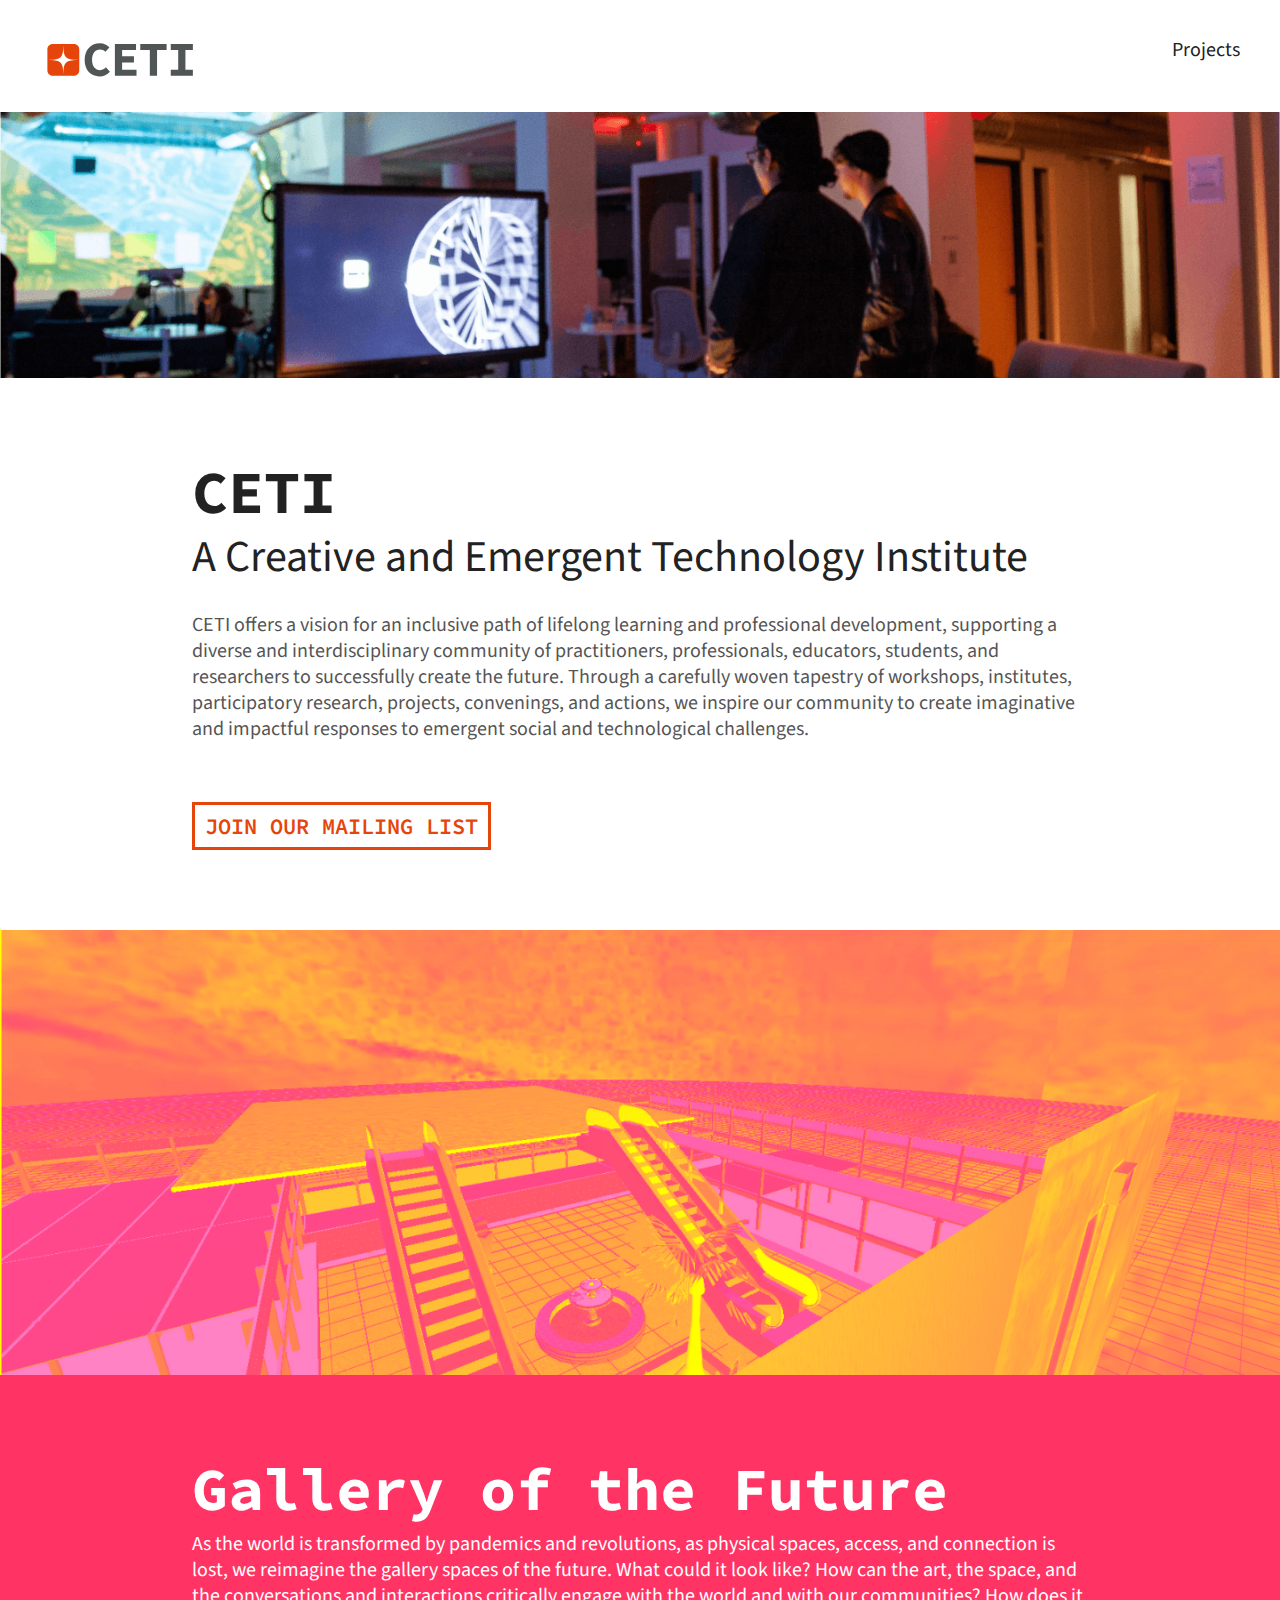
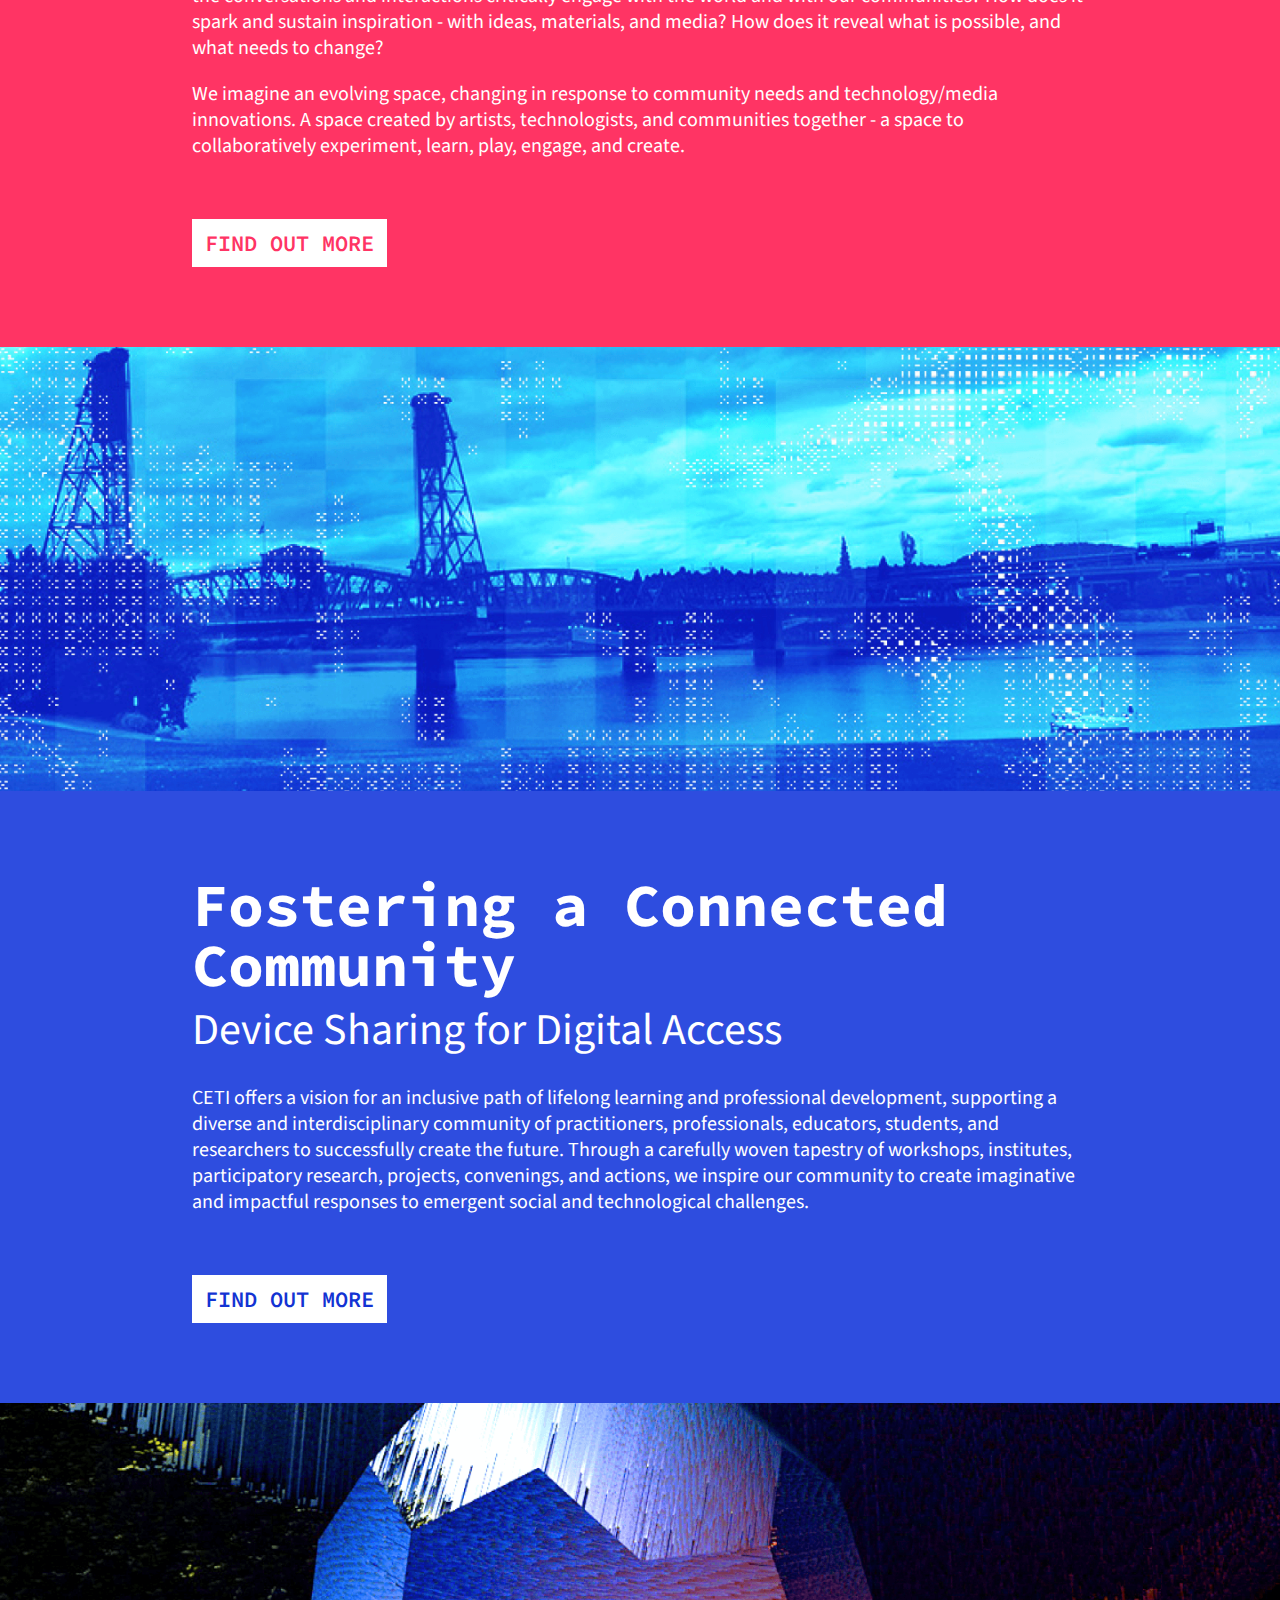
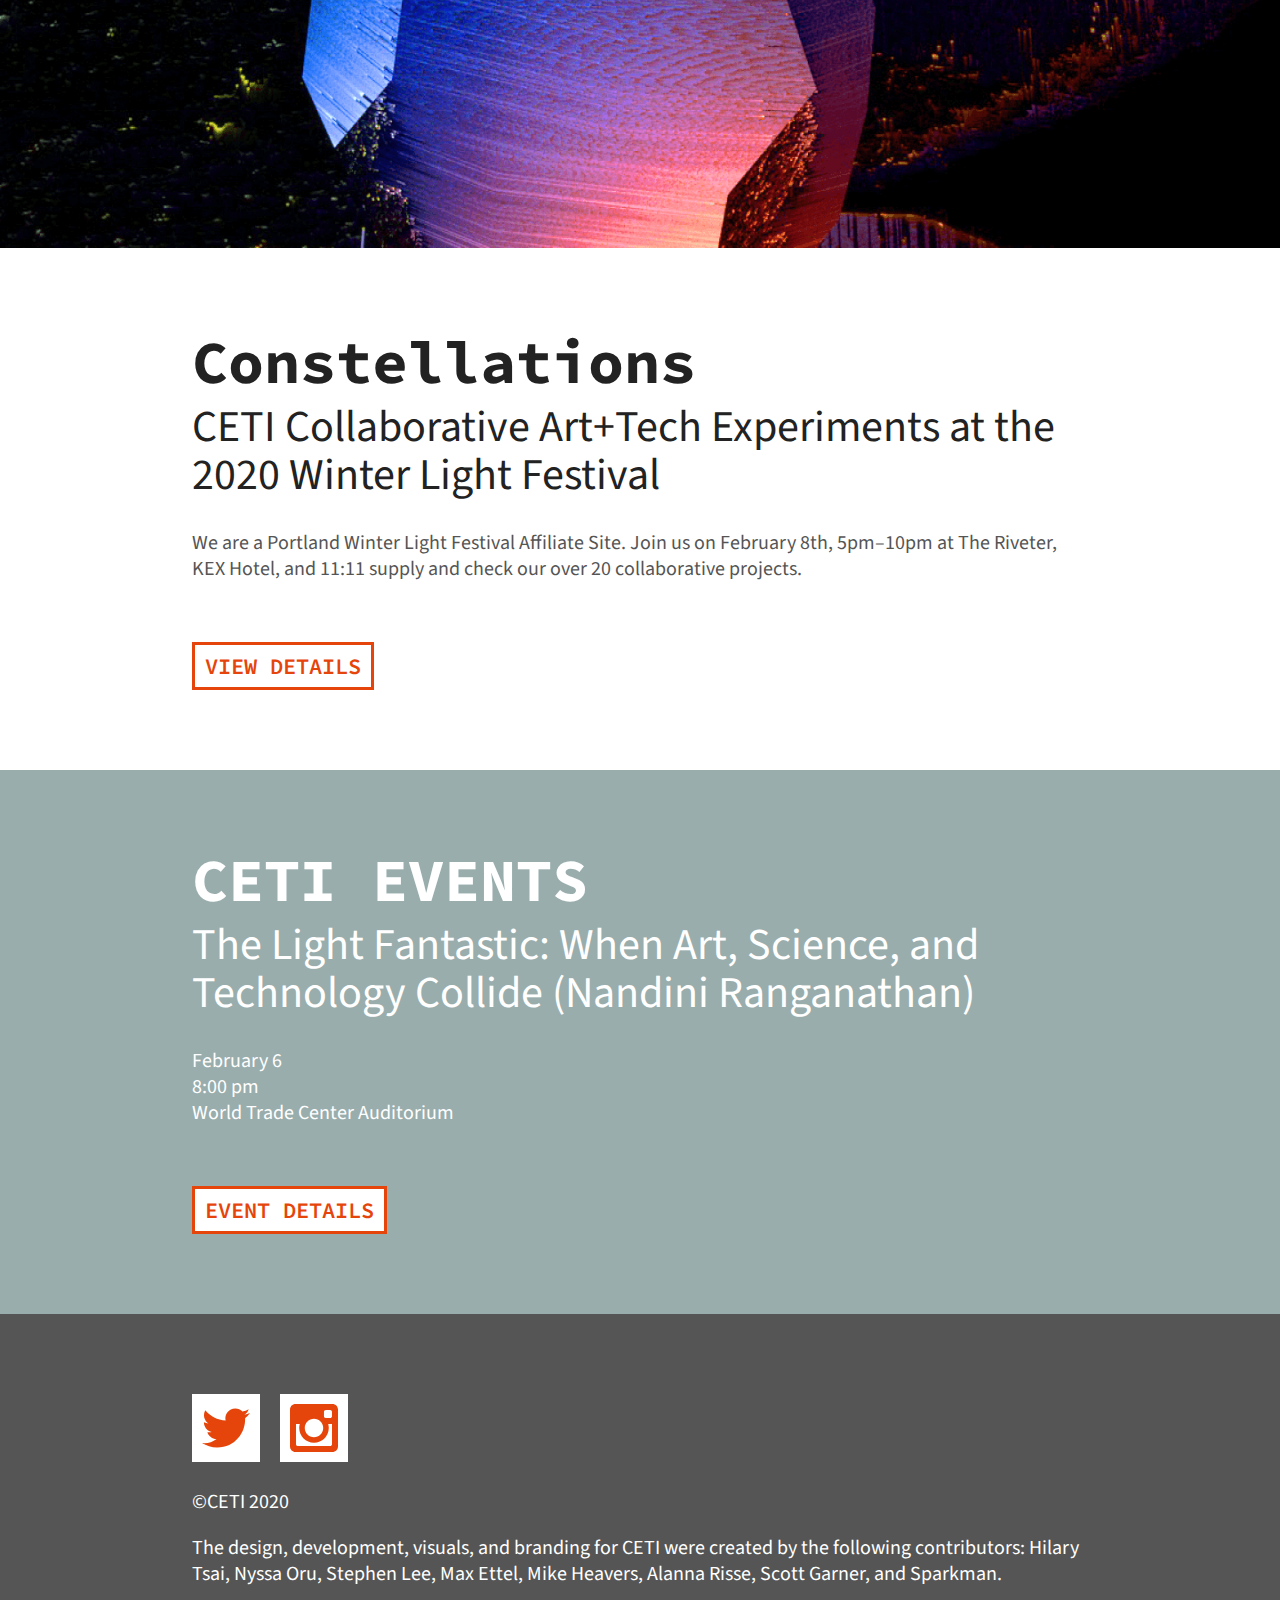
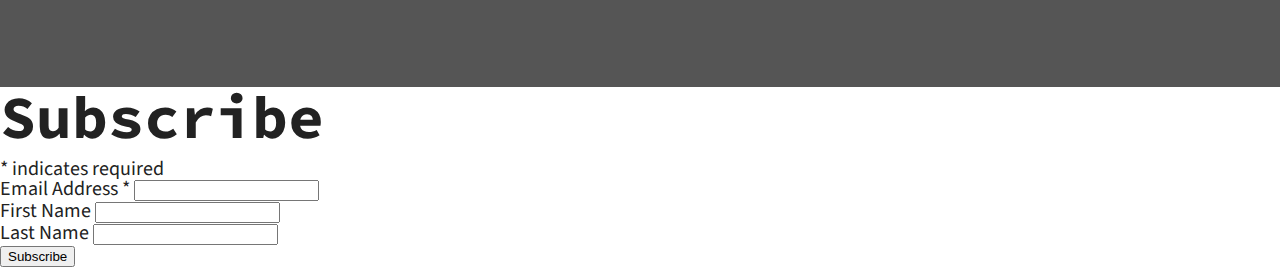
<file: index.html>
<!DOCTYPE html>
<html lang="en">
<head>
	<meta charset="UTF-8">
	<meta name="viewport" content="width=device-width, initial-scale=1.0">
	<title>CETI: A Creative and Emergent Technology Institute</title>
	<link rel="shortcut icon" href="favicon.ico" type="image/x-icon">
	<link rel="icon" href="favicon.ico" type="image/x-icon">
	<link href="https://fonts.googleapis.com/css2?family=Source+Code+Pro:wght@400;600;700&family=Source+Sans+Pro:wght@400;700&display=swap" rel="preload" as="style">
	<link rel="stylesheet" href="css/style.css">
  <meta property="og:title" content="Ceti Institute">
  <meta property="og:description" content="CETI Institute offers a vision for lifelong learning, professional development, transformation. We support a diverse and inclusive community of professionals, educators, students, entrepreneurs, researchers, and practitioners to successfully engage with and create the future.">
  <meta property="og:image" content="http://ceti.institute/images/brand/ceti_logo-orange.png">
  <meta property="og:url" content="https://ceti.institute">
  <meta name="twitter:card" content="summary_large_image">
  <meta property="og:site_name" content="CETI Institute">
  <meta name="twitter:image:alt" content="CETI Institute">
  <meta name="twitter:site" content="@ceti_institute">

</head>
<body id="homepage">
	<header>
		<div class="logo">
			<a href="index.html">
				<svg version="1.1" id="Layer_1" xmlns="http://www.w3.org/2000/svg" xmlns:xlink="http://www.w3.org/1999/xlink" x="0px" y="0px" viewBox="0 0 400 320" enable-background="new 0 0 400 320" xml:space="preserve">
					<g>
						<path fill="#505555" d="M111.596,200.108c0-26.433,16.726-41.775,38.088-41.775c10.107,0,18.398,4.826,23.788,10.141
							l-9.933,11.163c-3.807-3.522-8.097-5.717-13.855-5.717c-11.321,0-19.588,9.62-19.588,25.591c0,16.391,8.267,25.903,20.294,25.903
							c5.752,0,10.497-2.828,14.366-7.043l9.933,10.918C168.185,236.983,159.261,241,148.529,241
							C128.709,241,111.596,226.997,111.596,200.108z"/>
						<path fill="#505555" d="M187.224,159.802h52.851v15.131h-34.806v15.989h29.571v15.131h-29.571v18.349h36.029v15.131h-54.075
							L187.224,159.802L187.224,159.802z"/>
						<path fill="#505555" d="M274.564,174.932h-23.901v-15.131h65.847v15.131H292.61v64.599h-18.046V174.932z"/>
						<path fill="#505555" d="M326.904,224.401h18.619v-49.468h-18.619v-15.131h55.282v15.131h-18.619v49.468h18.619v15.131h-55.282
							L326.904,224.401L326.904,224.401z"/>
					</g>
					<path fill="#E5450A" d="M85.072,159.793H31.628c-7.261,0-13.147,5.886-13.147,13.147v53.444c0,7.261,5.886,13.147,13.147,13.147
						h53.444c7.261,0,13.147-5.886,13.147-13.147V172.94C98.218,165.678,92.333,159.793,85.072,159.793z M58.349,234.965
						c0-0.581-0.016-1.151-0.034-1.719h0.064C58.361,233.813,58.349,234.385,58.349,234.965z"/>
					<path fill="#FFFFFF" d="M58.452,164.966h-0.204c-0.727,29.088-5.506,33.867-34.594,34.594v0.204
						c29.088,0.726,33.867,5.506,34.594,34.594h0.204c0.727-29.088,5.506-33.867,34.594-34.594v-0.204
						C63.958,198.833,59.179,194.053,58.452,164.966z"/>
				</svg>
			</a>
		</div>
		<nav class="nav">
      <div class="icon">
          <div class="hamburger">Projects</div>
      </div>
      <div class="menu-mobile">
         <a href="gallery-of-the-future/index.html">Gallery of the Future</a>
        <a href="wlf2020/index.html">Winter Lights Festival</a>
			<a href="/device-sharing/index.html">Device Sharing</a>
      </div>          
	  </nav>
	  <nav class="desktop">
	      <div class="menu-desktop">
	          <a href="#projects">Projects</a>
	      </div>
	  </nav>
	</header>
	<main>
		<section class="light" id="about">
			<figure><img src="images/heros/home1.png" alt="CETI Institute"></figure>
			<div>
			<h1>CETI</h1>
			<h3>A Creative and Emergent Technology Institute</h3>
			<p>CETI offers a vision for an inclusive path of lifelong learning and professional development, supporting a diverse and interdisciplinary community of practitioners, professionals, educators, students, and researchers to successfully create the future. Through a carefully woven tapestry of workshops, institutes, participatory research, projects, convenings, and actions, we inspire our community to create imaginative and impactful responses to emergent social and technological challenges.</p>
			<a class="btn popup-with-form" href="#subscribe-form" data-effect="mfp-zoom-in">Join Our Mailing List</a>
			</div>
		</section>
		<section class="gof" id="gof">
			<figure><img src="images/heros/gof1.png" alt="Gallery of the Future"></figure>
			<div>
			<h2>Gallery of the Future</h2>
			<p>As the world is transformed by pandemics and revolutions, as physical spaces, access, and connection is lost, we reimagine the gallery spaces of the future.  What could it look like?  How can the art, the space, and the conversations and interactions critically engage with the world and with our communities?  How does it spark and sustain inspiration - with ideas, materials, and media? How does it reveal what is possible, and what needs to change?</p>

			<p>We imagine an evolving space, changing in response to community needs and technology/media innovations.  A space created by artists, technologists, and communities together - a space to collaboratively experiment, learn, play, engage, and create.</p>
			<a href="gallery-of-the-future/index.html" class="btn pink">Find Out More</a>
			</div>
		</section>
		<section class="dark" id="projects">
			<figure><img src="images/heros/bridges-hero.png" alt="Projects"></figure>
			<div>
			<h2>Fostering a Connected Community</h2>
			<h3>Device Sharing for Digital Access</h3>
			<p>CETI offers a vision for an inclusive path of lifelong learning and professional development, supporting a diverse and interdisciplinary community of practitioners, professionals, educators, students, and researchers to successfully create the future. Through a carefully woven tapestry of workshops, institutes, participatory research, projects, convenings, and actions, we inspire our community to create imaginative and impactful responses to emergent social and technological challenges.</p>
			<a href="#" class="btn dark">Find Out More</a>
			</div>
		</section>
		<section class="light" id="events">
			<figure><img src="images/heros/constellations.png" alt="Constellations"></figure>
			<div>
				<h2>Constellations</h2>
				<h3>CETI Collaborative Art+Tech Experiments at the 2020 Winter Light Festival</h3>
				<p>We are a Portland Winter Light Festival Affiliate Site. Join us on February 8th, 5pm–10pm at The Riveter, KEX Hotel, and 11:11 supply and check our over 20 collaborative projects.</p>
				<a href="#" class="btn">View Details</a>
			</div>
		</section>
		<section class="midgrey" id="events">
			<div>
				<h2>CETI EVENTS</h2>
				<h3>The Light Fantastic: When Art, Science, and Technology Collide (Nandini Ranganathan)</h3>
				<p>
					February 6<br>
					8:00 pm<br>
					World Trade Center Auditorium
				</p>
				<a href="#" class="btn">Event Details</a>
			</div>
		</section>
	</main>
	<footer id="contact">
		<div>
		<!-- Twitter -->
		<p>
			<a href="https://twitter.com/ceti_institute" target="_blank"><svg xmlns="http://www.w3.org/2000/svg" width="48" height="48" viewBox="0 0 24 24"><path d="M24 4.557c-.883.392-1.832.656-2.828.775 1.017-.609 1.798-1.574 2.165-2.724-.951.564-2.005.974-3.127 1.195-.897-.957-2.178-1.555-3.594-1.555-3.179 0-5.515 2.966-4.797 6.045-4.091-.205-7.719-2.165-10.148-5.144-1.29 2.213-.669 5.108 1.523 6.574-.806-.026-1.566-.247-2.229-.616-.054 2.281 1.581 4.415 3.949 4.89-.693.188-1.452.232-2.224.084.626 1.956 2.444 3.379 4.6 3.419-2.07 1.623-4.678 2.348-7.29 2.04 2.179 1.397 4.768 2.212 7.548 2.212 9.142 0 14.307-7.721 13.995-14.646.962-.695 1.797-1.562 2.457-2.549z"/></svg></a>

		<!-- Instagram -->
		<a href="https://instagram.com/ceti.institute" target="_blank"><svg xmlns="http://www.w3.org/2000/svg" width="48" height="48" viewBox="0 0 24 24"><path d="M21.231 0h-18.462c-1.529 0-2.769 1.24-2.769 2.769v18.46c0 1.531 1.24 2.771 2.769 2.771h18.463c1.529 0 2.768-1.24 2.768-2.771v-18.46c0-1.529-1.239-2.769-2.769-2.769zm-9.231 7.385c2.549 0 4.616 2.065 4.616 4.615 0 2.549-2.067 4.616-4.616 4.616s-4.615-2.068-4.615-4.616c0-2.55 2.066-4.615 4.615-4.615zm9 12.693c0 .509-.413.922-.924.922h-16.152c-.511 0-.924-.413-.924-.922v-10.078h1.897c-.088.315-.153.64-.2.971-.05.337-.081.679-.081 1.029 0 4.079 3.306 7.385 7.384 7.385s7.384-3.306 7.384-7.385c0-.35-.031-.692-.081-1.028-.047-.331-.112-.656-.2-.971h1.897v10.077zm0-13.98c0 .509-.413.923-.924.923h-2.174c-.511 0-.923-.414-.923-.923v-2.175c0-.51.412-.923.923-.923h2.174c.511 0 .924.413.924.923v2.175z" fill-rule="evenodd" clip-rule="evenodd"/></svg></a>
		</p>
		<p>&copy;CETI 2020</p>

		<p>The design, development, visuals, and branding for CETI were created by the following contributors: Hilary Tsai, Nyssa Oru, Stephen Lee, Max Ettel, Mike Heavers, Alanna Risse, Scott Garner, and Sparkman.</p>
		</div>
		
	</footer>
	<div id="subscribe-form" class="white-popup-block mfp-hide">
			<!-- Begin Mailchimp Signup Form -->
			<link href="https://cdn-images.mailchimp.com/embedcode/classic-10_7.css" rel="stylesheet" type="text/css">
			<div id="mc_embed_signup">
			<form action="https://institute.us15.list-manage.com/subscribe/post?u=01995859ca60a242158eb0eaf&amp;id=2404c39c03" method="post" id="mc-embedded-subscribe-form" name="mc-embedded-subscribe-form" class="validate" target="_blank" novalidate>
			    <div id="mc_embed_signup_scroll">
			<h2>Subscribe</h2>
			<div class="indicates-required"><span class="asterisk">*</span> indicates required</div>
			<div class="mc-field-group">
			<label for="mce-EMAIL">Email Address  <span class="asterisk">*</span>
			</label>
			<input type="email" value="" name="EMAIL" class="required email" id="mce-EMAIL">
			</div>
			<div class="mc-field-group">
			<label for="mce-FNAME">First Name </label>
			<input type="text" value="" name="FNAME" class="" id="mce-FNAME">
			</div>
			<div class="mc-field-group">
			<label for="mce-LNAME">Last Name </label>
			<input type="text" value="" name="LNAME" class="" id="mce-LNAME">
			</div>
			<div id="mce-responses" class="clear">
			<div class="response" id="mce-error-response" style="display:none"></div>
			<div class="response" id="mce-success-response" style="display:none"></div>
			</div>    <!-- real people should not fill this in and expect good things - do not remove this or risk form bot signups-->
			    <div style="position: absolute; left: -5000px;" aria-hidden="true"><input type="text" name="b_01995859ca60a242158eb0eaf_2404c39c03" tabindex="-1" value=""></div>
			    <div class="clear"><input type="submit" value="Subscribe" name="subscribe" id="mc-embedded-subscribe" class="button"></div>
			    </div>
			</form>
			</div>

			<!--End mc_embed_signup-->
		</div>
	<script
  src="https://code.jquery.com/jquery-3.5.1.min.js"
  integrity="sha256-9/aliU8dGd2tb6OSsuzixeV4y/faTqgFtohetphbbj0="
  crossorigin="anonymous"></script>

	<script src="js/nav.js"></script>
	<script src="js/script.js"></script>
	<!-- mailchimp -->
	<script type='text/javascript' src='https://s3.amazonaws.com/downloads.mailchimp.com/js/mc-validate.js'></script><script type='text/javascript'>(function($) {window.fnames = new Array(); window.ftypes = new Array();fnames[0]='EMAIL';ftypes[0]='email';fnames[1]='FNAME';ftypes[1]='text';fnames[2]='LNAME';ftypes[2]='text';}(jQuery));var $mcj = jQuery.noConflict(true);</script>
	<!-- Global site tag (gtag.js) - Google Analytics -->
	<script async src="https://www.googletagmanager.com/gtag/js?id=G-CSLJ4LHBM2"></script>
	<script>
	  window.dataLayer = window.dataLayer || [];
	  function gtag(){dataLayer.push(arguments);}
	  gtag('js', new Date());

	  gtag('config', 'G-CSLJ4LHBM2');
	</script>
</body>
</html>
</file>
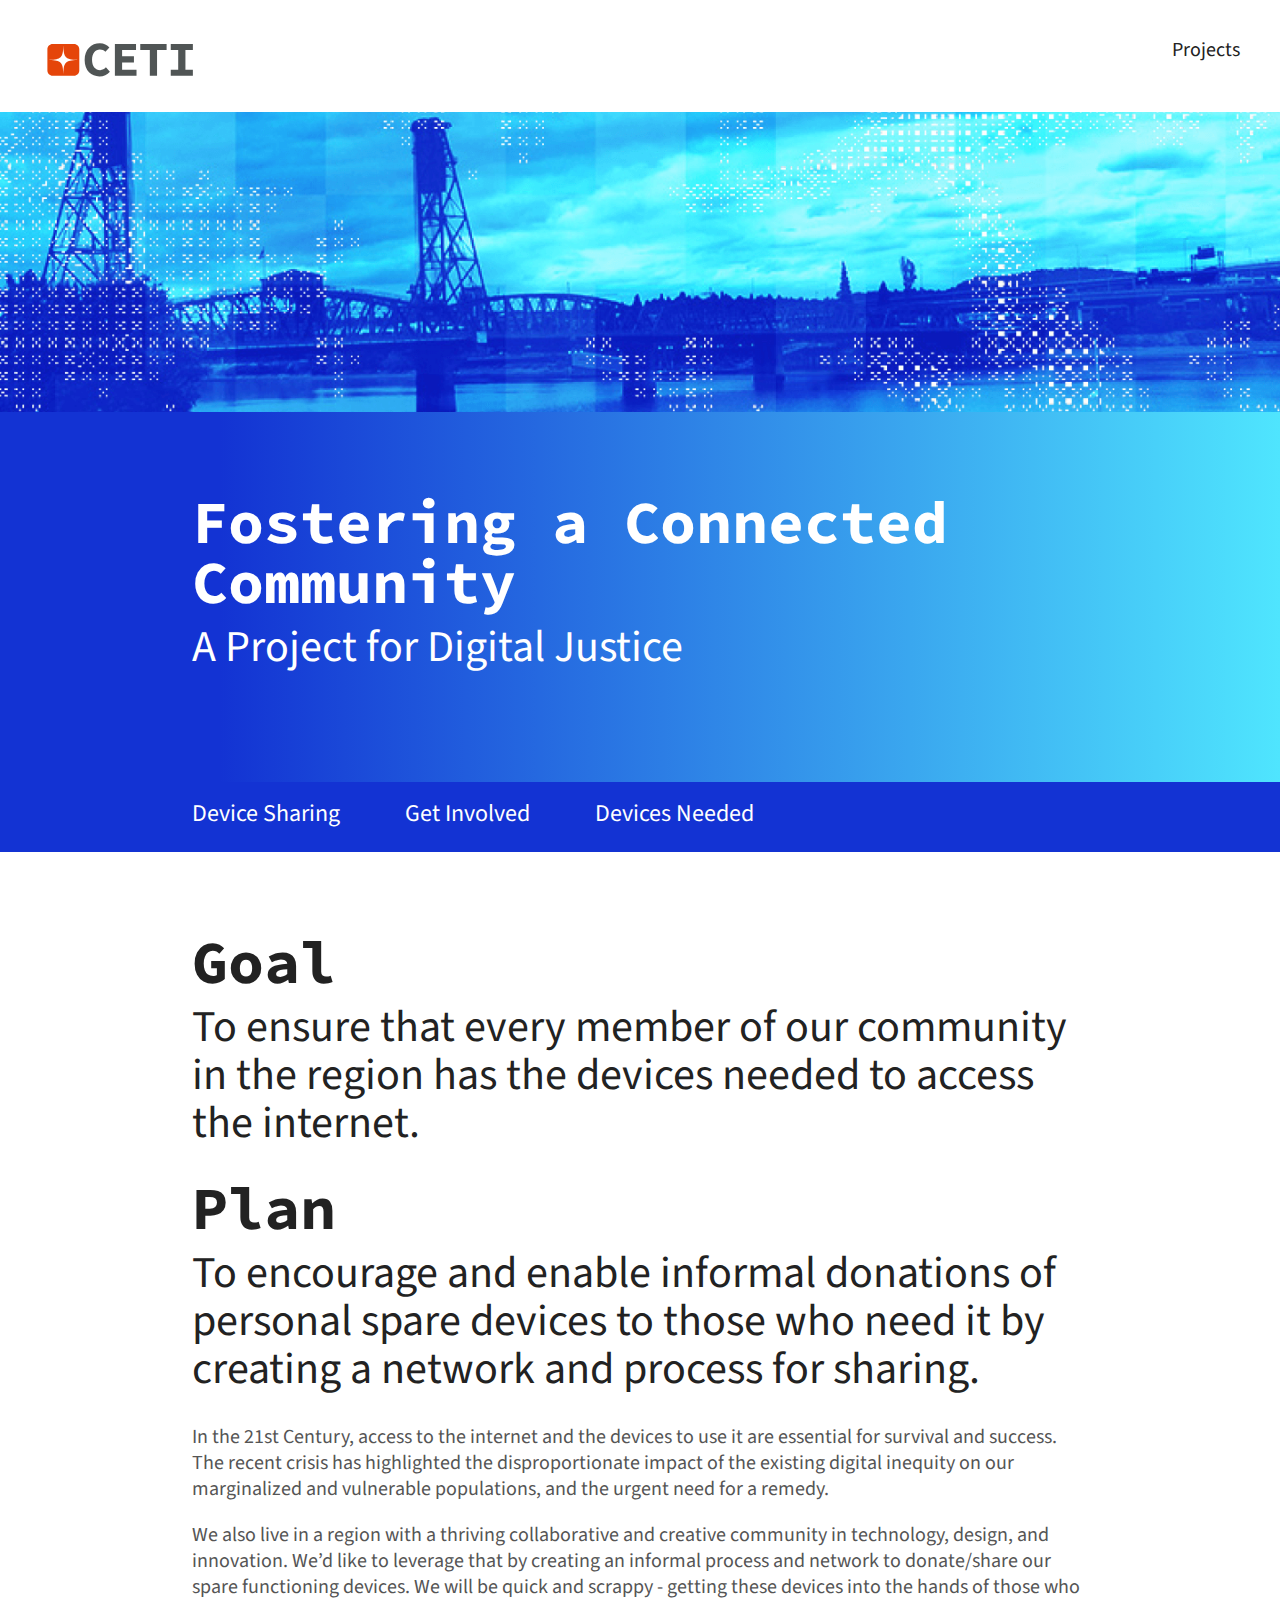
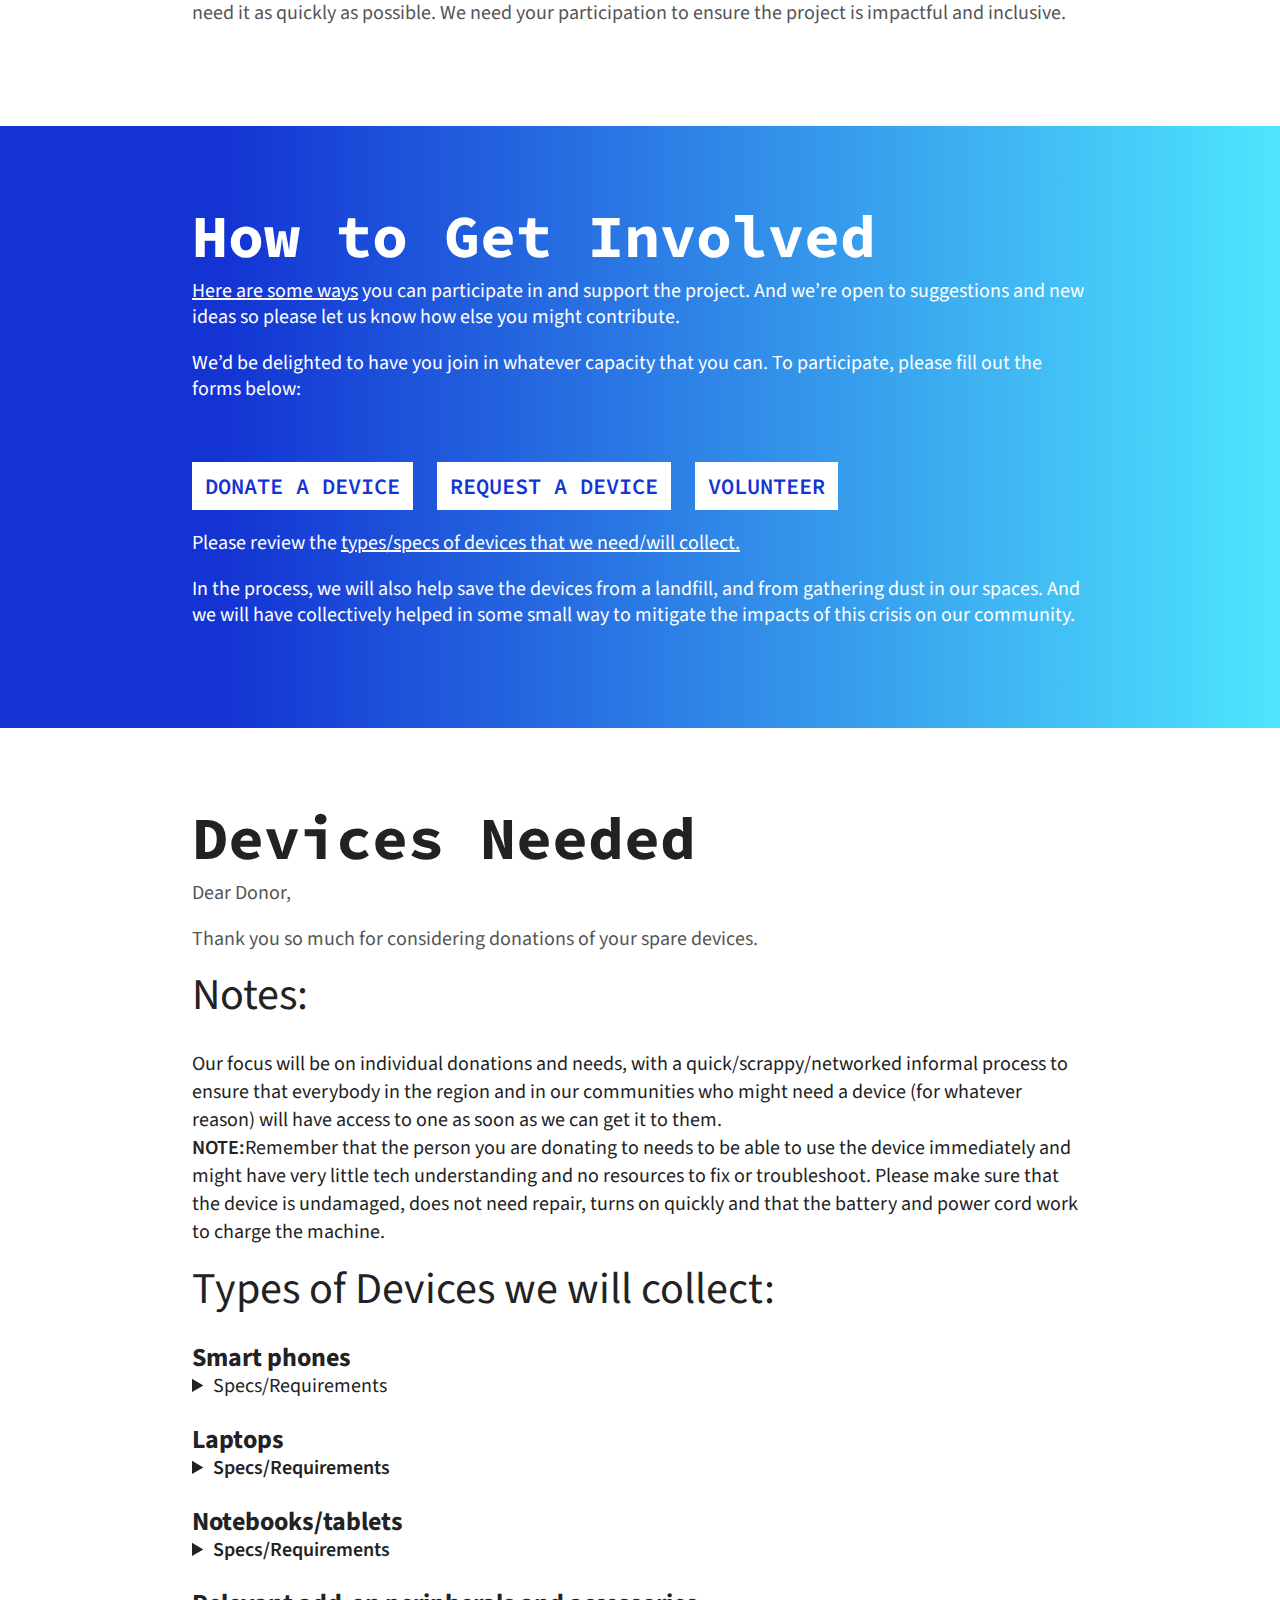
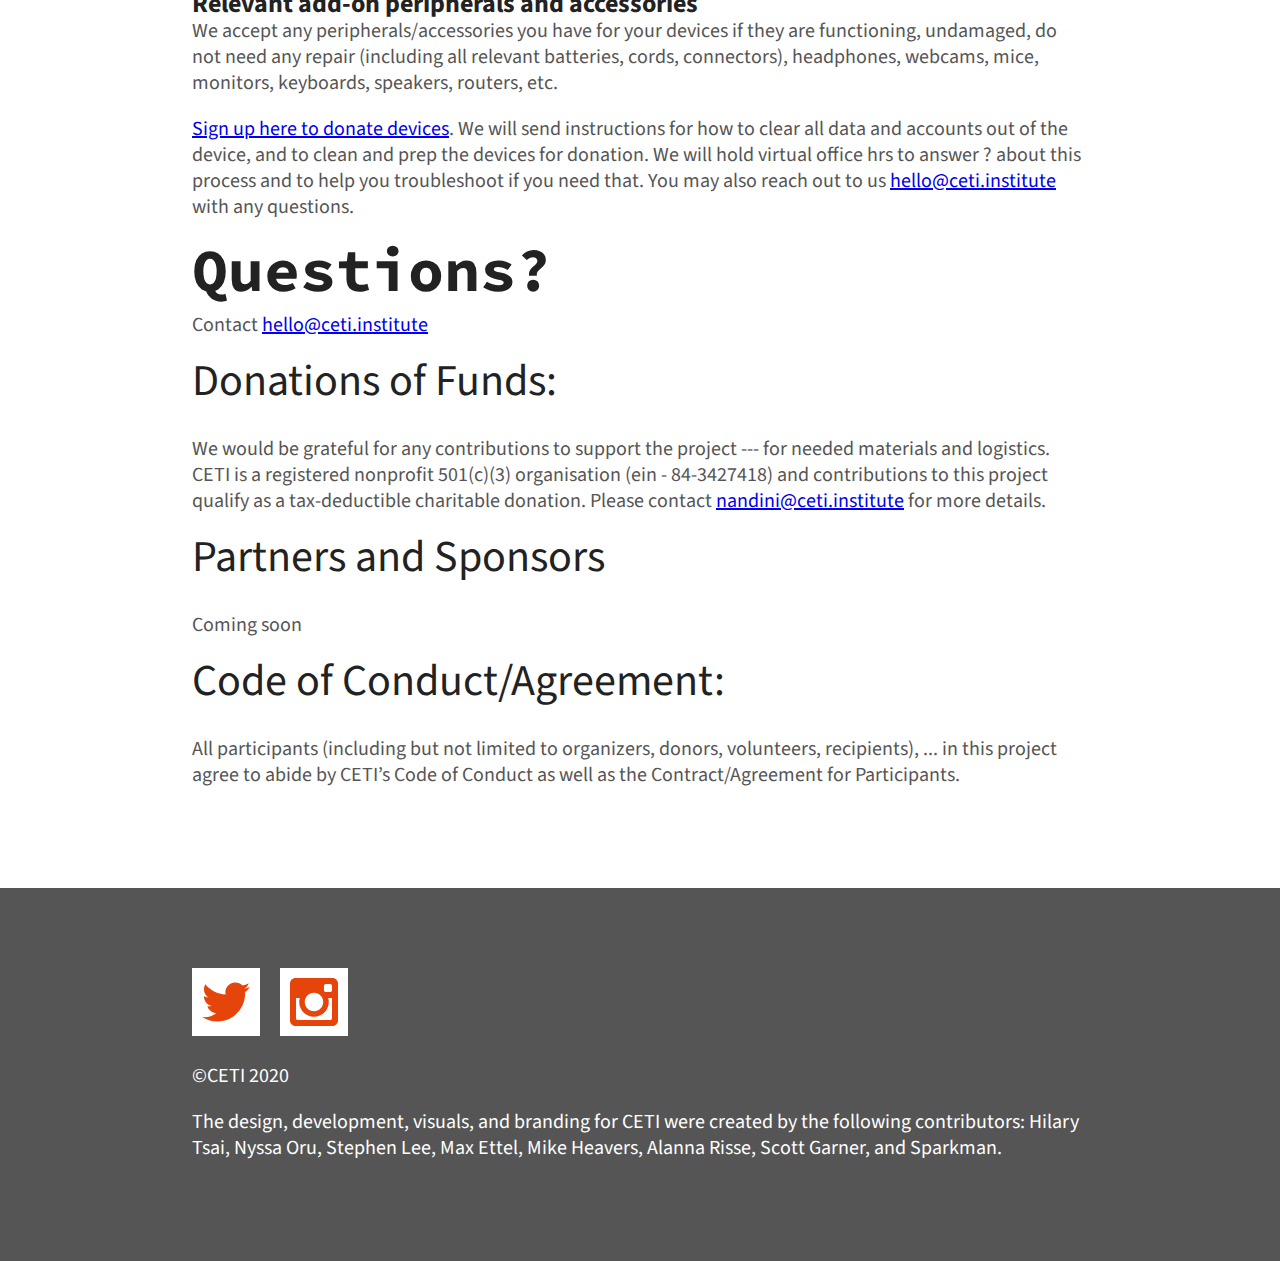
<file: device-sharing/index.html>
<!DOCTYPE html>
<html lang="en">
<head>
	<meta charset="UTF-8">
	<meta name="viewport" content="width=device-width, initial-scale=1.0">
	<title>CETI | Gallery of the Future</title>
	<link rel="shortcut icon" href="/favicon.ico" type="image/x-icon">
	<link rel="icon" href="/favicon.ico" type="image/x-icon">
	<link href="https://fonts.googleapis.com/css2?family=Source+Code+Pro:wght@400;600;700&family=Source+Sans+Pro:wght@400;700&display=swap" rel="preload" as="style">
	<link rel="stylesheet" href="../css/style.css">
  <meta property="og:title" content="Ceti Institute">
  <meta property="og:description" content="CETI Institute offers a vision for lifelong learning, professional development, transformation. We support a diverse and inclusive community of professionals, educators, students, entrepreneurs, researchers, and practitioners to successfully engage with and create the future.">
  <meta property="og:image" content="http://ceti.institute/images/brand/ceti_logo-orange.png">
  <meta property="og:url" content="https://ceti.institute">
  <meta name="twitter:card" content="summary_large_image">
  <meta property="og:site_name" content="CETI Institute">
  <meta name="twitter:image:alt" content="CETI Institute">
  <meta name="twitter:site" content="@ceti_institute">
</head>
<body id="fcc-page" class="subpage">
	<header>
		<div class="logo">
			<a href="../index.html">
				<svg version="1.1" id="Layer_1" xmlns="http://www.w3.org/2000/svg" xmlns:xlink="http://www.w3.org/1999/xlink" x="0px" y="0px" viewBox="0 0 400 320" enable-background="new 0 0 400 320" xml:space="preserve">
					<g>
						<path fill="#505555" d="M111.596,200.108c0-26.433,16.726-41.775,38.088-41.775c10.107,0,18.398,4.826,23.788,10.141
							l-9.933,11.163c-3.807-3.522-8.097-5.717-13.855-5.717c-11.321,0-19.588,9.62-19.588,25.591c0,16.391,8.267,25.903,20.294,25.903
							c5.752,0,10.497-2.828,14.366-7.043l9.933,10.918C168.185,236.983,159.261,241,148.529,241
							C128.709,241,111.596,226.997,111.596,200.108z"/>
						<path fill="#505555" d="M187.224,159.802h52.851v15.131h-34.806v15.989h29.571v15.131h-29.571v18.349h36.029v15.131h-54.075
							L187.224,159.802L187.224,159.802z"/>
						<path fill="#505555" d="M274.564,174.932h-23.901v-15.131h65.847v15.131H292.61v64.599h-18.046V174.932z"/>
						<path fill="#505555" d="M326.904,224.401h18.619v-49.468h-18.619v-15.131h55.282v15.131h-18.619v49.468h18.619v15.131h-55.282
							L326.904,224.401L326.904,224.401z"/>
					</g>
					<path fill="#E5450A" d="M85.072,159.793H31.628c-7.261,0-13.147,5.886-13.147,13.147v53.444c0,7.261,5.886,13.147,13.147,13.147
						h53.444c7.261,0,13.147-5.886,13.147-13.147V172.94C98.218,165.678,92.333,159.793,85.072,159.793z M58.349,234.965
						c0-0.581-0.016-1.151-0.034-1.719h0.064C58.361,233.813,58.349,234.385,58.349,234.965z"/>
					<path fill="#FFFFFF" d="M58.452,164.966h-0.204c-0.727,29.088-5.506,33.867-34.594,34.594v0.204
						c29.088,0.726,33.867,5.506,34.594,34.594h0.204c0.727-29.088,5.506-33.867,34.594-34.594v-0.204
						C63.958,198.833,59.179,194.053,58.452,164.966z"/>
				</svg>
			</a>
		</div>
		<nav class="nav">
      <div class="icon">
          <div class="hamburger">Projects</div>
      </div>
      <div class="menu-mobile">
        <a href="../gallery-of-the-future/index.html">Gallery of the Future</a>
        <a href="../wlf2020/index.html">Winter Lights Festival</a>
				<a href="index.html" disabled class="active">Device Sharing</a>
      </div>          
	  </nav>
	</header>
	<main>
		<section class="dark linear" id="intro">
			<figure><img src="../images/heros/fcc1.png" alt="Fostering a Connected Community: Device Sharing for Digital Access"></figure>
			<div>
			<h1>Fostering a Connected Community</h1>
			<h3>A Project for Digital Justice</h3>
			</div>
			<nav>
				<ul class="subnav">
					<li><a href="#deviceSharing">Device Sharing</a></li>
					<li><a href="#getInvolved">Get Involved</a></li>
					<li><a href="#devicesNeeded">Devices Needed</a></li>
				</ul>
			</nav>
			<nav class="desktop">
	      <div class="menu-desktop">
	          <a href="#projects">Projects</a>
	      </div>
	  </nav>
		</section>
		<section class="light" id="deviceSharing">
			<div>
				<h2>Goal</h2>
				<h3>To ensure that every member of our community in the region has the devices needed to access
					the internet.</h3>

				<h2>Plan</h2>
				<h3>To encourage and enable informal donations of personal spare devices to those who need it by creating a network and process for sharing.</h3>

				<p>In the 21st Century, access to the internet and the devices to use it are essential for survival and success. The recent crisis has highlighted the disproportionate impact of the existing digital inequity on our marginalized and vulnerable populations, and the urgent need for a remedy.</p>

				<p>We also live in a region with a thriving collaborative and creative community in technology, design, and innovation. We’d like to leverage that by creating an informal process and network to donate/share our spare functioning devices. We will be quick and scrappy - getting these devices into the hands of those who need it as quickly as possible. We need your participation to ensure the project is impactful and inclusive.
				</p>
			</div>
			<section class="dark linear" id="getInvolved">
			<div>
				<h2>How to Get Involved</h2>
				<p>
					<a href="get-involved.html">Here are some ways</a> you can participate in and support the project.
					And we’re open to
					suggestions and new ideas so please let us know how else you might contribute.
				</p>
				<p>
					We’d be delighted to have you join in whatever capacity that you can. To participate, please fill
					out the forms below:
				</p>
				<a href="https://forms.gle/ufVqkb9keLGSGxTG8" target='_blank' class="btn dark" rel='noopener'>Donate a Device</a>
				<a href="https://docs.google.com/forms/d/e/1FAIpQLSfVqtBoPquVchfqs-HWl2PjTcuUjYCp6w9ZzD-vsF7TNyA2Fw/viewform" target='_blank' class="btn dark" rel='noopener'>Request a Device</a>
				<a href="https://forms.gle/GZeWGpe8moZp48688" target='_blank' class="btn dark" rel='noopener'>Volunteer</a>
				<br><br>

				<p>Please review the <a href="devices.html">types/specs of devices that we need/will collect.</a></p>

				<p>In the process, we will also help save the devices from a landfill, and from gathering dust in our
					spaces. And we will have collectively helped in some small way to mitigate the impacts of this
					crisis on our community.</p>
			</div>
		</section>
		<section class="light" id="devicesNeeded">
			<div>
				<h2>Devices Needed</h2>
                <p>Dear Donor,</p>
                <p>Thank you so much for considering donations of your spare devices.  </p>
                <h3>Notes:</h3>
                <ul>
                    <li>Our focus will be on individual donations and needs, with a quick/scrappy/networked informal process to ensure that everybody in the region and in our communities who might need a device (for whatever reason) will have access to one as soon as we can get it to them.</li>
                    <li><strong>NOTE:</strong>Remember that the person you are donating to needs to  be able to use the device immediately and might have very little tech understanding and no resources to fix or troubleshoot.  Please make sure that the device is undamaged, does not need repair, turns on quickly and that the battery and power cord work to charge the machine.</li>
                </ul>
                <p></p>
                <h3>Types of Devices we will collect: </h3>
                <ol>
                    <li>
                        <h4>Smart phones</h4>
                        <details>
                        <summary>Specs/Requirements</summary>
                        <ul class="sublist">
                            <li>All devices should be manufactured 2015 or later, as well as have access to relevant apps</li>
                            <li>Should be undamaged, have battery and power cord, charge and work without repair.</li>
                            <li>Should be unlocked and reset to factory settings</li>
                            <li>Should be cleaned of data/accounts. </li>
                            <li>Should be able to:
                                <ul>
                                    <li>Run video conferences (zoom, facetime, …)</li>
                                    <li>Download/read pdf documents</li>
                                    <li>Working microphone/speakers to listen, speak, record.
                                    </li>
                                    <li>Working camera.
                                    </li>
                                    <li>Fill forms on internet
                                    </li>
                                    <li>Easily access internet sites and view videos, podcasts on web.
                                    </li>
                                    <li>Recipient should be able to change settings, install apps, install sim cards
                                    </li>
                                </ul>
                            </li>
                        </ul>
                        </details>
                    </li>
                    <li>
                        <h4>Laptops</h4>
                        <details>
                            <summary><strong>Specs/Requirements</strong></summary>
                            <ul class="sublist">
                                <li>Should be undamaged, have battery and power cord.  And charge and turn on easily without repair.</li>
                                <li>Baseline minimum spec is i-series processor (or equivalent) (or manufactured after 2015), 4GB RAM (8GB preferred), and either a 120gb SSD or a 320gb+ HDD.  Any windows licenses should be valid for the end user. 
                                </li>
                                <li>Need to be able to run windows 8 or higher</li>
                                <li>Macs must be able to run the newer versions of macOS, be able to install all updates and needed security features, as well as have access to recent apps.</li>
                                <li>Should be unlocked and reset to factory settings</li>
                                <li>Recipients should have admin privileges and be able to create accounts.</li>
                                <li>Should be cleaned of data/accounts.</li>
                                <li>Remove any pirated or other licenses that cannot be used by another user. </li>
                                <li>Should be able to
                                    <ul>
                                        <li>Run zoom/facetime/video calls</li>
                                        <li>Download/read documents</li>
                                        <li>Working microphone/speakers to listen, speak, record.</li>
                                        <li>Working camera.</li>
                                        <li>Fill forms on internet</li>
                                        <li>Install adobe reader (or fillable pdf reader) and ms office like software, and presentation software.</li>
                                        <li>Easily access internet sites and view videos/audio on web.</li>
                                    </ul>
                                </li>
                            </ul>
                        </details>
                    </li>
                    <li>
                        <h4>Notebooks/tablets</h4>
                        <details>
                            <summary><strong>Specs/Requirements</strong></summary>
                            <ul class="sublist">
                                <li>Tablets and notebooks should be manufactured 2015 or later, should be able to install needed updates and needed security features, as well as have access to recent apps</li>
                                <li>Ipads should be able to run the latest version of iPadOS and be able to install needed updates and needed security features, as well as have access to recent apps</li>
                                <li>Should be undamaged, have battery and power cord.  And charge and turn on easily without repair.</li>
                                <li>Should be unlocked. Should be cleaned of data/accounts. (we’ll send  links to web/video tutorials and hold virtual office hrs).</li>
                                <li>Should be able to:
                                    <ul>
                                        <li>Run video calls/conferences</li>
                                        <li>Download/read documents</li>
                                        <li>Working microphone/speakers to listen, speak, record.</li>
                                        <li>Working camera.</li>
                                        <li>Fill forms on internet</li>
                                        <li>Install fillable pdf reader and ms office like software, and presentation software.</li>
                                        <li>Easily access internet sites and view videos/audio on web.</li>
                                        <li>Recipient should be able to change settings, install apps and accounts.</li>
                                    </ul>
                                </li>
                            </ul>
                        </details>
                    </li>
                    <li>
                        <h4>Relevant add-on peripherals and accessories</h4>
                        <p>We accept any peripherals/accessories you have for your devices if they are functioning, undamaged, do not need any repair (including all relevant batteries, cords, connectors), headphones, webcams, mice, monitors, keyboards, speakers, routers, etc.</p>
                    </li>
                </ol>
                <p><a href="https://forms.gle/ufVqkb9keLGSGxTG8" target='_blank' rel='noopener'>Sign up here to donate devices</a>. We will send  instructions  for how to clear all data and accounts out of the device, and to clean and prep the devices for donation.   We will hold virtual office hrs to answer ? about this process and to help you troubleshoot if you need that.  You may also reach out to us <a href="mailto:hello@ceti.institute">hello@ceti.institute</a> with any questions. </p>


				<h2>Questions?</h2>
				<p>Contact <a href="mailto:hello@ceti.institute?subject=device sharing">hello@ceti.institute</a></p>

				<h3>Donations of Funds: </h3>
				<p>We would be grateful for any contributions to support the project --- for needed materials and
					logistics. CETI is a registered nonprofit 501(c)(3) organisation (ein - 84-3427418) and
					contributions to this project qualify as a tax-deductible charitable donation. Please contact <a
						href="mailto:nandini@ceti.institute">nandini@ceti.institute</a> for more details.
				</p>

				<h3>Partners and Sponsors</h3>
				<p>Coming soon</p>

				<h3>Code of Conduct/Agreement: </h3>
				<p>All participants (including but not limited to organizers, donors, volunteers, recipients), ... in
					this project agree to abide by CETI’s Code of Conduct as well as the Contract/Agreement for
					Participants.</p>
			</div>
		</section>
		
	</main>
	<footer id="contact">
		<div>
		<!-- Twitter -->
		<p>
			<a href="https://twitter.com/ceti_institute" target="_blank"><svg xmlns="http://www.w3.org/2000/svg" width="48" height="48" viewBox="0 0 24 24"><path d="M24 4.557c-.883.392-1.832.656-2.828.775 1.017-.609 1.798-1.574 2.165-2.724-.951.564-2.005.974-3.127 1.195-.897-.957-2.178-1.555-3.594-1.555-3.179 0-5.515 2.966-4.797 6.045-4.091-.205-7.719-2.165-10.148-5.144-1.29 2.213-.669 5.108 1.523 6.574-.806-.026-1.566-.247-2.229-.616-.054 2.281 1.581 4.415 3.949 4.89-.693.188-1.452.232-2.224.084.626 1.956 2.444 3.379 4.6 3.419-2.07 1.623-4.678 2.348-7.29 2.04 2.179 1.397 4.768 2.212 7.548 2.212 9.142 0 14.307-7.721 13.995-14.646.962-.695 1.797-1.562 2.457-2.549z"/></svg></a>

		<!-- Instagram -->
		<a href="https://instagram.com/ceti.institute" target="_blank"><svg xmlns="http://www.w3.org/2000/svg" width="48" height="48" viewBox="0 0 24 24"><path d="M21.231 0h-18.462c-1.529 0-2.769 1.24-2.769 2.769v18.46c0 1.531 1.24 2.771 2.769 2.771h18.463c1.529 0 2.768-1.24 2.768-2.771v-18.46c0-1.529-1.239-2.769-2.769-2.769zm-9.231 7.385c2.549 0 4.616 2.065 4.616 4.615 0 2.549-2.067 4.616-4.616 4.616s-4.615-2.068-4.615-4.616c0-2.55 2.066-4.615 4.615-4.615zm9 12.693c0 .509-.413.922-.924.922h-16.152c-.511 0-.924-.413-.924-.922v-10.078h1.897c-.088.315-.153.64-.2.971-.05.337-.081.679-.081 1.029 0 4.079 3.306 7.385 7.384 7.385s7.384-3.306 7.384-7.385c0-.35-.031-.692-.081-1.028-.047-.331-.112-.656-.2-.971h1.897v10.077zm0-13.98c0 .509-.413.923-.924.923h-2.174c-.511 0-.923-.414-.923-.923v-2.175c0-.51.412-.923.923-.923h2.174c.511 0 .924.413.924.923v2.175z" fill-rule="evenodd" clip-rule="evenodd"/></svg></a>
		</p>
		<p>&copy;CETI 2020</p>

		<p>The design, development, visuals, and branding for CETI were created by the following contributors: Hilary Tsai, Nyssa Oru, Stephen Lee, Max Ettel, Mike Heavers, Alanna Risse, Scott Garner, and Sparkman.</p>
		</div>
		
	</footer>
	<script
  src="https://code.jquery.com/jquery-3.5.1.min.js"
  integrity="sha256-9/aliU8dGd2tb6OSsuzixeV4y/faTqgFtohetphbbj0="
  crossorigin="anonymous"></script>

	<script src="../js/nav.js"></script>
	<script src="../js/script.js"></script>
	<!-- mailchimp -->
	<script type='text/javascript' src='https://s3.amazonaws.com/downloads.mailchimp.com/js/mc-validate.js'></script><script type='text/javascript'>(function($) {window.fnames = new Array(); window.ftypes = new Array();fnames[0]='EMAIL';ftypes[0]='email';fnames[1]='FNAME';ftypes[1]='text';fnames[2]='LNAME';ftypes[2]='text';}(jQuery));var $mcj = jQuery.noConflict(true);</script>
	<!-- Global site tag (gtag.js) - Google Analytics -->
	<script async src="https://www.googletagmanager.com/gtag/js?id=G-CSLJ4LHBM2"></script>
	<script>
	  window.dataLayer = window.dataLayer || [];
	  function gtag(){dataLayer.push(arguments);}
	  gtag('js', new Date());

	  gtag('config', 'G-CSLJ4LHBM2');
	</script>
</body>
</html>
</file>
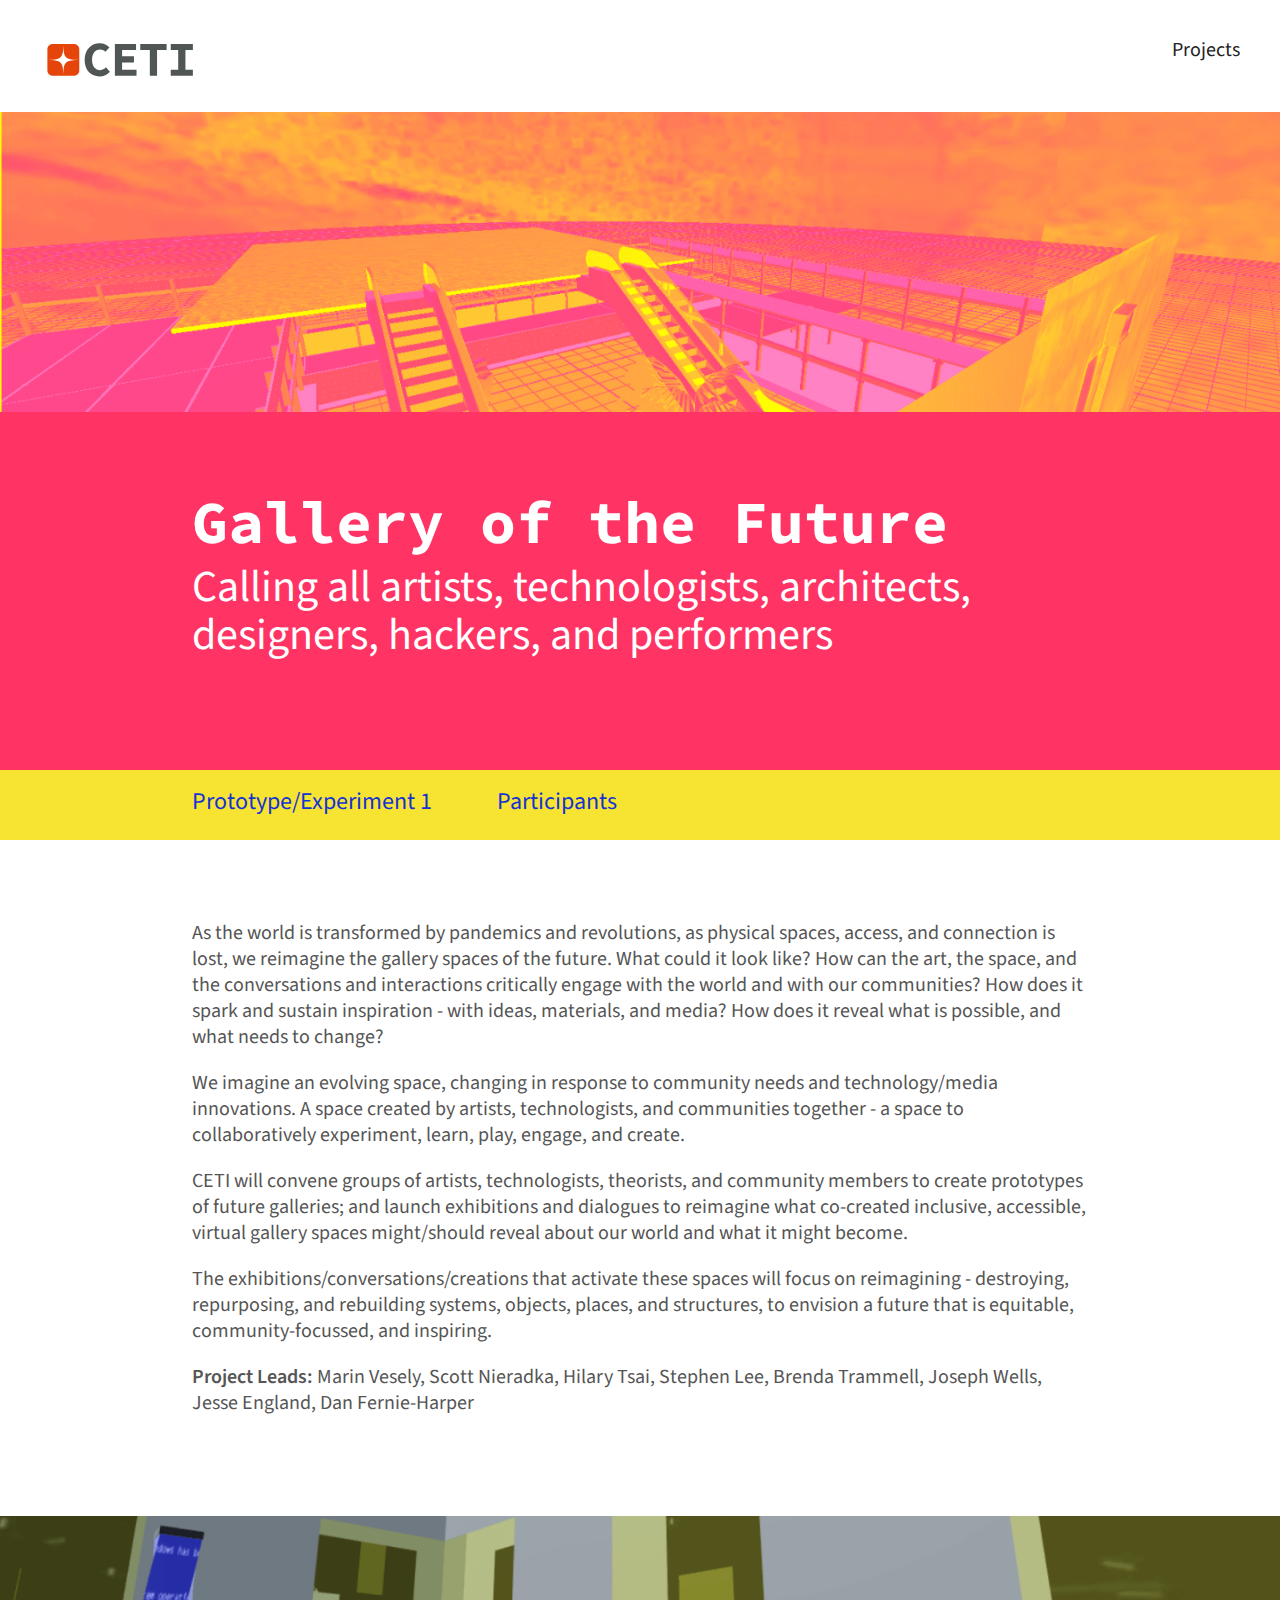
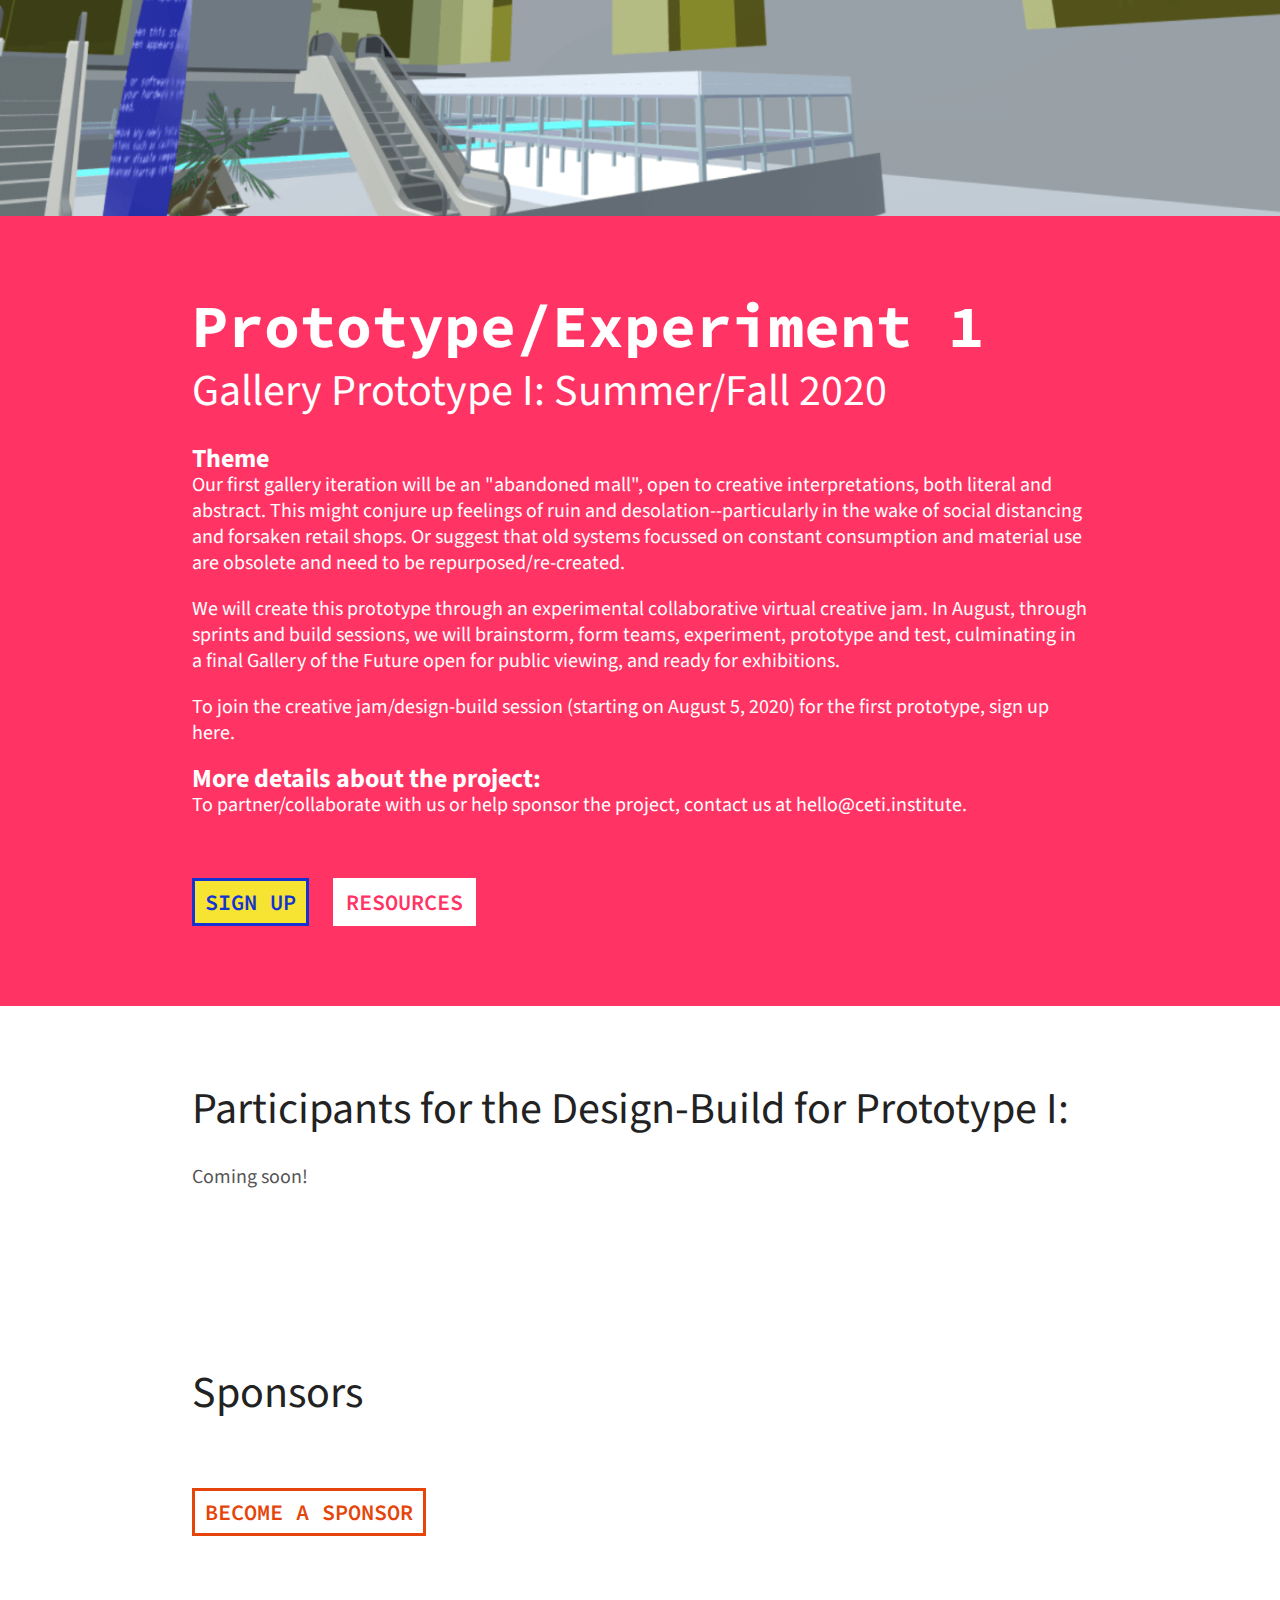
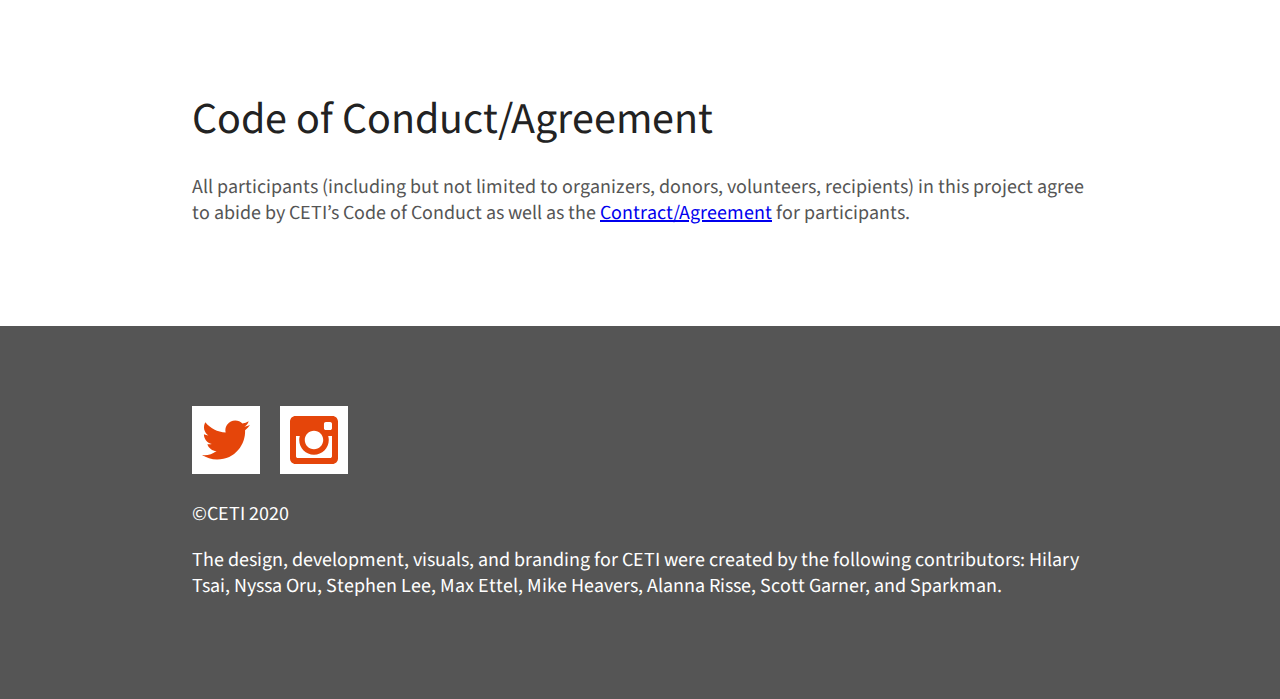
<file: gallery-of-the-future/index.html>
<!DOCTYPE html>
<html lang="en">
<head>
	<meta charset="UTF-8">
	<meta name="viewport" content="width=device-width, initial-scale=1.0">
	<title>CETI | Gallery of the Future</title>
	<link rel="shortcut icon" href="/favicon.ico" type="image/x-icon">
	<link rel="icon" href="/favicon.ico" type="image/x-icon">
	<link href="https://fonts.googleapis.com/css2?family=Source+Code+Pro:wght@400;600;700&family=Source+Sans+Pro:wght@400;700&display=swap" rel="preload" as="style">
	<link rel="stylesheet" href="../css/style.css">
  <meta property="og:title" content="Ceti Institute">
  <meta property="og:description" content="CETI Institute offers a vision for lifelong learning, professional development, transformation. We support a diverse and inclusive community of professionals, educators, students, entrepreneurs, researchers, and practitioners to successfully engage with and create the future.">
  <meta property="og:image" content="http://ceti.institute/images/brand/ceti_logo-orange.png">
  <meta property="og:url" content="https://ceti.institute">
  <meta name="twitter:card" content="summary_large_image">
  <meta property="og:site_name" content="CETI Institute">
  <meta name="twitter:image:alt" content="CETI Institute">
  <meta name="twitter:site" content="@ceti_institute">
</head>
<body id="gof-page" class="subpage">
	<header>
		<div class="logo">
			<a href="../index.html">
				<svg version="1.1" id="Layer_1" xmlns="http://www.w3.org/2000/svg" xmlns:xlink="http://www.w3.org/1999/xlink" x="0px" y="0px" viewBox="0 0 400 320" enable-background="new 0 0 400 320" xml:space="preserve">
					<g>
						<path fill="#505555" d="M111.596,200.108c0-26.433,16.726-41.775,38.088-41.775c10.107,0,18.398,4.826,23.788,10.141
							l-9.933,11.163c-3.807-3.522-8.097-5.717-13.855-5.717c-11.321,0-19.588,9.62-19.588,25.591c0,16.391,8.267,25.903,20.294,25.903
							c5.752,0,10.497-2.828,14.366-7.043l9.933,10.918C168.185,236.983,159.261,241,148.529,241
							C128.709,241,111.596,226.997,111.596,200.108z"/>
						<path fill="#505555" d="M187.224,159.802h52.851v15.131h-34.806v15.989h29.571v15.131h-29.571v18.349h36.029v15.131h-54.075
							L187.224,159.802L187.224,159.802z"/>
						<path fill="#505555" d="M274.564,174.932h-23.901v-15.131h65.847v15.131H292.61v64.599h-18.046V174.932z"/>
						<path fill="#505555" d="M326.904,224.401h18.619v-49.468h-18.619v-15.131h55.282v15.131h-18.619v49.468h18.619v15.131h-55.282
							L326.904,224.401L326.904,224.401z"/>
					</g>
					<path fill="#E5450A" d="M85.072,159.793H31.628c-7.261,0-13.147,5.886-13.147,13.147v53.444c0,7.261,5.886,13.147,13.147,13.147
						h53.444c7.261,0,13.147-5.886,13.147-13.147V172.94C98.218,165.678,92.333,159.793,85.072,159.793z M58.349,234.965
						c0-0.581-0.016-1.151-0.034-1.719h0.064C58.361,233.813,58.349,234.385,58.349,234.965z"/>
					<path fill="#FFFFFF" d="M58.452,164.966h-0.204c-0.727,29.088-5.506,33.867-34.594,34.594v0.204
						c29.088,0.726,33.867,5.506,34.594,34.594h0.204c0.727-29.088,5.506-33.867,34.594-34.594v-0.204
						C63.958,198.833,59.179,194.053,58.452,164.966z"/>
				</svg>
			</a>
		</div>
		<nav class="nav">
      <div class="icon">
          <div class="hamburger">Projects</div>
      </div>
      <div class="menu-mobile">
         <a href="index.html" disabled>Gallery of the Future</a>
        <a href="../wlf2020/index.html">Winter Lights Festival</a>
			<a href="../device-sharing/index.html">Device Sharing</a>
      </div>          
	  </nav>
	</header>
	<main>
		<section class="gof" id="intro">
			<figure><img src="../images/heros/gof1.png" alt="Gallery of the Future"></figure>
			<div>
			<h1>Gallery of the Future</h1>
			<h3>Calling all artists, technologists, architects, designers, hackers, and performers</h3>
			</div>
			<nav>
				<ul class="subnav">
					<li><a href="#p1">Prototype/Experiment 1</a></li>
					<li><a href="#participants">Participants</a></li>
				</ul>
			</nav>
		</section>
		<section class="light" id="details">
			<div>
				<p>As the world is transformed by pandemics and revolutions, as physical spaces, access, and connection is lost, we reimagine the gallery spaces of the future. What could it look like? How can the art, the space, and the conversations and interactions critically engage with the world and with our communities? How does it spark and sustain inspiration - with ideas, materials, and media? How does it reveal what is possible, and what needs to change?</p>

				<p>We imagine an evolving space, changing in response to community needs and technology/media innovations.  A space created by artists, technologists, and communities together - a space to collaboratively experiment, learn, play, engage, and create.</p>

				<p>CETI will convene groups of artists, technologists, theorists, and community members to create prototypes of future galleries; and launch exhibitions and dialogues to reimagine what co-created  inclusive, accessible, virtual gallery spaces might/should reveal about our world and what it might become.</p>

				<p>The exhibitions/conversations/creations that activate these spaces will focus on reimagining - destroying, repurposing, and rebuilding systems, objects, places, and structures, to envision a future that is equitable, community-focussed, and inspiring.</p>
				 
				<p><strong>Project Leads:</strong> Marin Vesely, Scott Nieradka, Hilary Tsai, Stephen Lee, Brenda Trammell, Joseph Wells, Jesse England, Dan Fernie-Harper
				</p>
			</div>
			<section class="gof" id="p1">
			<figure><img src="../images/heros/gof2.png" alt="Gallery of the Future"></figure>
			<div>
				<h2>Prototype/Experiment 1</h2>
				<h3>Gallery Prototype I: Summer/Fall 2020</h3>

				<h4>Theme</h4>
				<p>Our first gallery iteration will be an "abandoned mall", open to creative interpretations, both literal and abstract.  This might conjure up feelings of ruin and desolation--particularly in the wake of social distancing and forsaken retail shops.  Or suggest that old systems focussed on constant consumption and material use are obsolete and need to be repurposed/re-created.</p>

				<p>We will create this prototype through an experimental collaborative virtual creative jam.  In August, through sprints and build sessions, we will brainstorm, form teams, experiment, prototype and test, culminating in a final Gallery of the Future open for public viewing, and ready for exhibitions.</p>
				  
				<p>To join the creative jam/design-build session (starting on August 5, 2020) for the first prototype, sign up here.</p>

				<h4>More details about the project:</h4>

				<p>To partner/collaborate with us or help sponsor the project, contact us at hello@ceti.institute.</p>

				<a href="#" class="btn yellow">Sign Up</a> <a href="#" class="btn pink">Resources</a>
			</div>
		</section>
		<section class="light" id="participants">
			<div>
				<h3>Participants for the Design-Build for Prototype I:</h3>
				<p>Coming soon!</p>
			</div>
			<div>
				<h3>Sponsors</h3>
				<a href="mailto:nandini@ceti.institute?subject=gallery of the future sponsorship" class="btn">Become a Sponsor</a>
			</div>
			<div>
				<h3>Code of Conduct/Agreement</h3>
				<p>All participants (including but not limited to organizers, donors, volunteers, recipients) in this project agree to abide by CETI’s Code of Conduct as well as the <a href="https://docs.google.com/document/d/1JtNCIvxhhIJV5qav-BQsP0WRljAPQRi8vtfIENG9Bm8/edit?usp=sharing" target="_blank">Contract/Agreement</a> for participants.</p>
			</div>
		</section>
		
	</main>
	<footer id="contact">
		<div>
		<!-- Twitter -->
		<p>
			<a href="https://twitter.com/ceti_institute" target="_blank"><svg xmlns="http://www.w3.org/2000/svg" width="48" height="48" viewBox="0 0 24 24"><path d="M24 4.557c-.883.392-1.832.656-2.828.775 1.017-.609 1.798-1.574 2.165-2.724-.951.564-2.005.974-3.127 1.195-.897-.957-2.178-1.555-3.594-1.555-3.179 0-5.515 2.966-4.797 6.045-4.091-.205-7.719-2.165-10.148-5.144-1.29 2.213-.669 5.108 1.523 6.574-.806-.026-1.566-.247-2.229-.616-.054 2.281 1.581 4.415 3.949 4.89-.693.188-1.452.232-2.224.084.626 1.956 2.444 3.379 4.6 3.419-2.07 1.623-4.678 2.348-7.29 2.04 2.179 1.397 4.768 2.212 7.548 2.212 9.142 0 14.307-7.721 13.995-14.646.962-.695 1.797-1.562 2.457-2.549z"/></svg></a>

		<!-- Instagram -->
		<a href="https://instagram.com/ceti.institute" target="_blank"><svg xmlns="http://www.w3.org/2000/svg" width="48" height="48" viewBox="0 0 24 24"><path d="M21.231 0h-18.462c-1.529 0-2.769 1.24-2.769 2.769v18.46c0 1.531 1.24 2.771 2.769 2.771h18.463c1.529 0 2.768-1.24 2.768-2.771v-18.46c0-1.529-1.239-2.769-2.769-2.769zm-9.231 7.385c2.549 0 4.616 2.065 4.616 4.615 0 2.549-2.067 4.616-4.616 4.616s-4.615-2.068-4.615-4.616c0-2.55 2.066-4.615 4.615-4.615zm9 12.693c0 .509-.413.922-.924.922h-16.152c-.511 0-.924-.413-.924-.922v-10.078h1.897c-.088.315-.153.64-.2.971-.05.337-.081.679-.081 1.029 0 4.079 3.306 7.385 7.384 7.385s7.384-3.306 7.384-7.385c0-.35-.031-.692-.081-1.028-.047-.331-.112-.656-.2-.971h1.897v10.077zm0-13.98c0 .509-.413.923-.924.923h-2.174c-.511 0-.923-.414-.923-.923v-2.175c0-.51.412-.923.923-.923h2.174c.511 0 .924.413.924.923v2.175z" fill-rule="evenodd" clip-rule="evenodd"/></svg></a>
		</p>
		<p>&copy;CETI 2020</p>

		<p>The design, development, visuals, and branding for CETI were created by the following contributors: Hilary Tsai, Nyssa Oru, Stephen Lee, Max Ettel, Mike Heavers, Alanna Risse, Scott Garner, and Sparkman.</p>
		</div>
		
	</footer>
	<script
  src="https://code.jquery.com/jquery-3.5.1.min.js"
  integrity="sha256-9/aliU8dGd2tb6OSsuzixeV4y/faTqgFtohetphbbj0="
  crossorigin="anonymous"></script>
	<script src="../js/nav.js"></script>
	<script src="../js/script.js"></script>
	<!-- mailchimp -->
	<script type='text/javascript' src='https://s3.amazonaws.com/downloads.mailchimp.com/js/mc-validate.js'></script><script type='text/javascript'>(function($) {window.fnames = new Array(); window.ftypes = new Array();fnames[0]='EMAIL';ftypes[0]='email';fnames[1]='FNAME';ftypes[1]='text';fnames[2]='LNAME';ftypes[2]='text';}(jQuery));var $mcj = jQuery.noConflict(true);</script>
	<!-- Global site tag (gtag.js) - Google Analytics -->
	<script async src="https://www.googletagmanager.com/gtag/js?id=G-CSLJ4LHBM2"></script>
	<script>
	  window.dataLayer = window.dataLayer || [];
	  function gtag(){dataLayer.push(arguments);}
	  gtag('js', new Date());

	  gtag('config', 'G-CSLJ4LHBM2');
	</script>
</body>
</html>
</file>
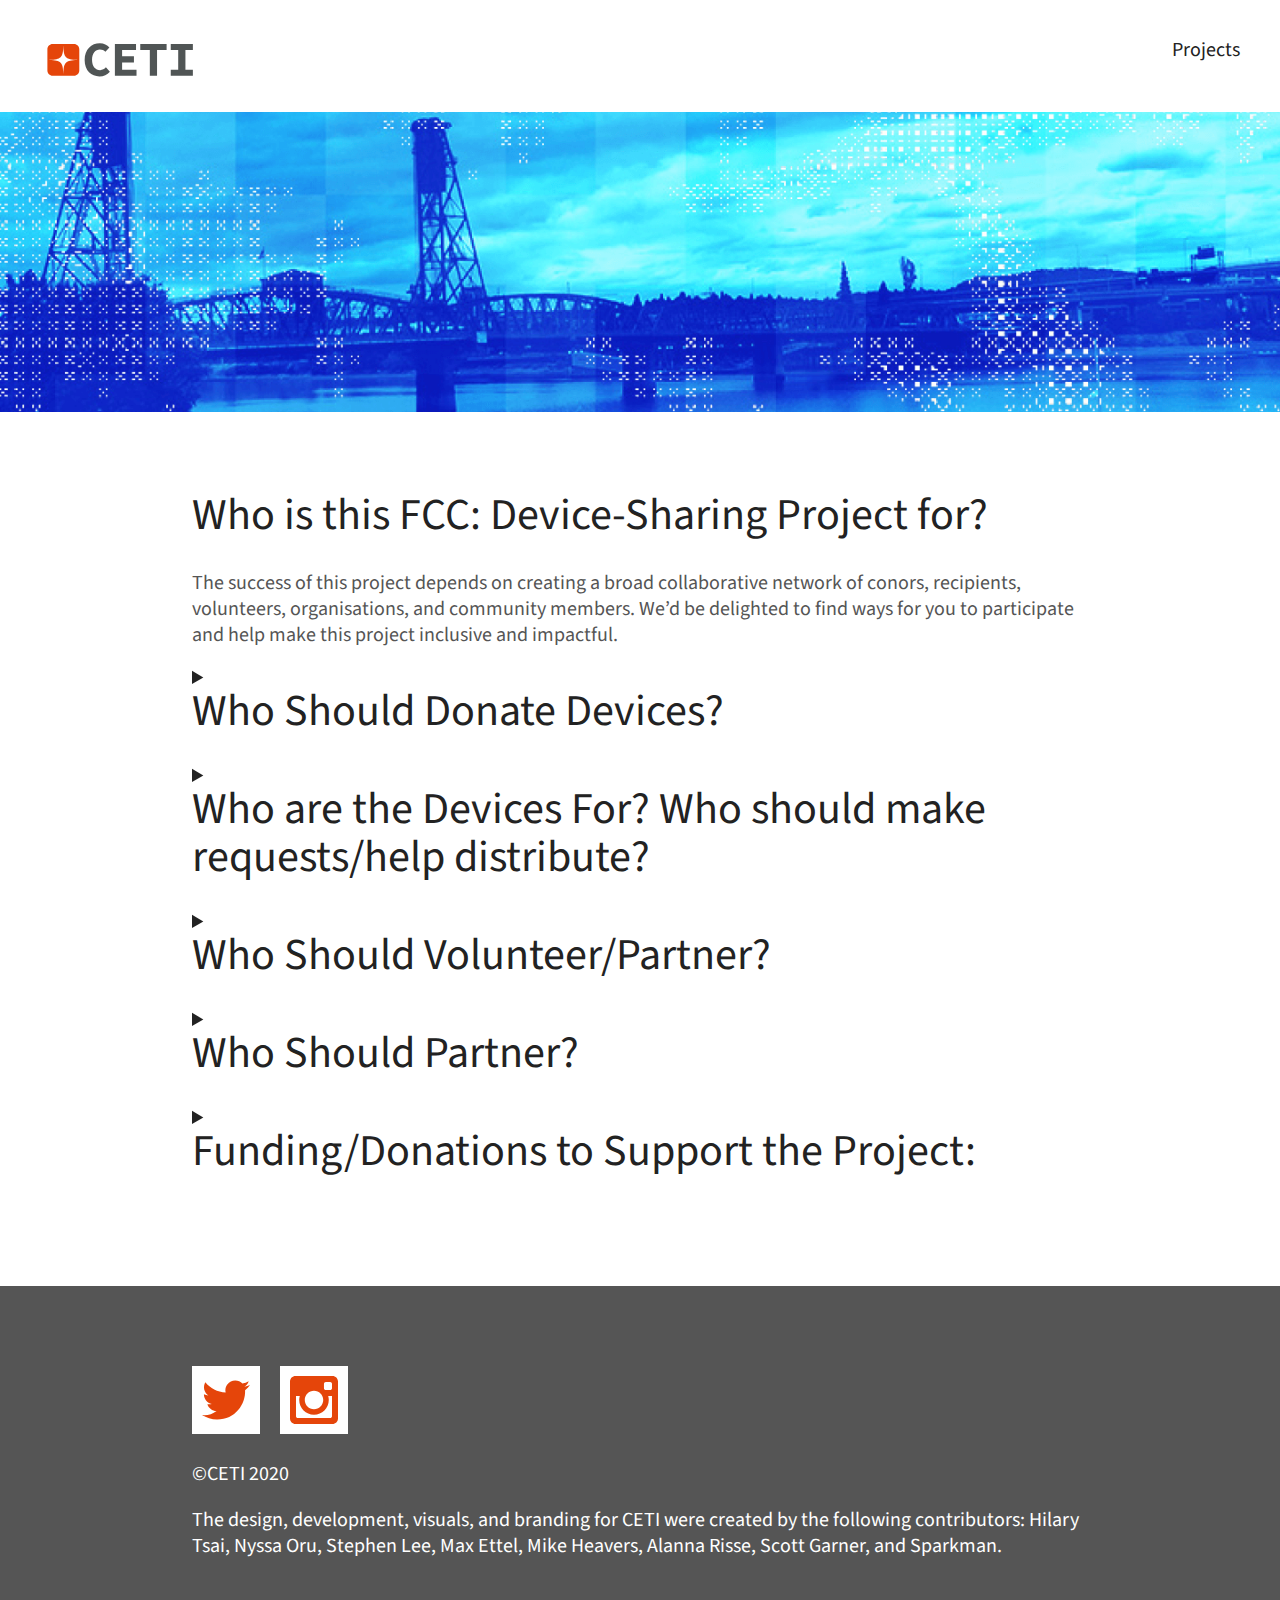
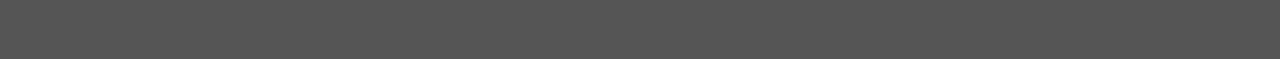
<file: device-sharing/get-involved.html>
<!DOCTYPE html>
<html lang="en">
<head>
    <meta charset="UTF-8">
    <meta name="viewport" content="width=device-width, initial-scale=1.0">
    <title>CETI | Gallery of the Future</title>
    <link rel="shortcut icon" href="/favicon.ico" type="image/x-icon">
    <link rel="icon" href="/favicon.ico" type="image/x-icon">
    <link href="https://fonts.googleapis.com/css2?family=Source+Code+Pro:wght@400;600;700&family=Source+Sans+Pro:wght@400;700&display=swap" rel="preload" as="style">
    <link rel="stylesheet" href="../css/style.css">
  <meta property="og:title" content="Ceti Institute">
  <meta property="og:description" content="CETI Institute offers a vision for lifelong learning, professional development, transformation. We support a diverse and inclusive community of professionals, educators, students, entrepreneurs, researchers, and practitioners to successfully engage with and create the future.">
  <meta property="og:image" content="http://ceti.institute/images/brand/ceti_logo-orange.png">
  <meta property="og:url" content="https://ceti.institute">
  <meta name="twitter:card" content="summary_large_image">
  <meta property="og:site_name" content="CETI Institute">
  <meta name="twitter:image:alt" content="CETI Institute">
  <meta name="twitter:site" content="@ceti_institute">
</head>
<body id="fcc-page" class="subpage">
    <header>
        <div class="logo">
            <a href="../index.html">
                <svg version="1.1" id="Layer_1" xmlns="http://www.w3.org/2000/svg" xmlns:xlink="http://www.w3.org/1999/xlink" x="0px" y="0px" viewBox="0 0 400 320" enable-background="new 0 0 400 320" xml:space="preserve">
                    <g>
                        <path fill="#505555" d="M111.596,200.108c0-26.433,16.726-41.775,38.088-41.775c10.107,0,18.398,4.826,23.788,10.141
                            l-9.933,11.163c-3.807-3.522-8.097-5.717-13.855-5.717c-11.321,0-19.588,9.62-19.588,25.591c0,16.391,8.267,25.903,20.294,25.903
                            c5.752,0,10.497-2.828,14.366-7.043l9.933,10.918C168.185,236.983,159.261,241,148.529,241
                            C128.709,241,111.596,226.997,111.596,200.108z"/>
                        <path fill="#505555" d="M187.224,159.802h52.851v15.131h-34.806v15.989h29.571v15.131h-29.571v18.349h36.029v15.131h-54.075
                            L187.224,159.802L187.224,159.802z"/>
                        <path fill="#505555" d="M274.564,174.932h-23.901v-15.131h65.847v15.131H292.61v64.599h-18.046V174.932z"/>
                        <path fill="#505555" d="M326.904,224.401h18.619v-49.468h-18.619v-15.131h55.282v15.131h-18.619v49.468h18.619v15.131h-55.282
                            L326.904,224.401L326.904,224.401z"/>
                    </g>
                    <path fill="#E5450A" d="M85.072,159.793H31.628c-7.261,0-13.147,5.886-13.147,13.147v53.444c0,7.261,5.886,13.147,13.147,13.147
                        h53.444c7.261,0,13.147-5.886,13.147-13.147V172.94C98.218,165.678,92.333,159.793,85.072,159.793z M58.349,234.965
                        c0-0.581-0.016-1.151-0.034-1.719h0.064C58.361,233.813,58.349,234.385,58.349,234.965z"/>
                    <path fill="#FFFFFF" d="M58.452,164.966h-0.204c-0.727,29.088-5.506,33.867-34.594,34.594v0.204
                        c29.088,0.726,33.867,5.506,34.594,34.594h0.204c0.727-29.088,5.506-33.867,34.594-34.594v-0.204
                        C63.958,198.833,59.179,194.053,58.452,164.966z"/>
                </svg>
            </a>
        </div>
        <nav class="nav">
      <div class="icon">
          <div class="hamburger">Projects</div>
      </div>
      <div class="menu-mobile">
        <a href="../gallery-of-the-future/index.html">Gallery of the Future</a>
        <a href="../wlf2020/index.html">Winter Lights Festival</a>
        <a href="index.html">Device Sharing</a>
      </div>          
      </nav>

    </header>
    <main>
        <section class="light" id="getInvolved">
        <figure><img src="../images/heros/fcc1.png" alt="Fostering a Connected Community: Device Sharing for Digital Access"></figure>

            <div>
            <h3>Who is this FCC: Device-Sharing Project for?</h3>
                <p>The success of this project depends on creating a broad collaborative network of conors, recipients,
                    volunteers, organisations, and community members. We’d be delighted to find ways for you to
                    participate and help make this project inclusive and impactful.</p>
                <details>
                    <summary>
                        <h3>
                            Who Should Donate Devices?
                        </h3>
                    </summary>
                    <p>Anybody who has spare devices (that meet the specs). And we’d be delighted if you can share the
                        project and donation request with your neighbours/friends/family/colleagues.</p>
                    <p>Perhaps you can even do an informal gathering of devices (from your block, community, or from
                        coworkers). Please make sure to share/follow the data removal and prepping instructions. Either have
                        each person fill out the donor form. if possible (or you can collect and fill one out for all).</p>
                    <p><a href="https://forms.gle/ufVqkb9keLGSGxTG8" target='_blank' rel='noopener'>Sign up here to donate
                            devices.</a> And Thank You so much!!</p>
                    <p>We will have instructions to support the device prep and a few virtual office hrs to help you with
                        questions and the process. Please send an email with and questions to <a
                            href="mailto:hello@ceti.institute">hello@ceti.institute</a></p>
                </details>
                <details>
                    <summary>
                        <h3>Who are the Devices For? Who should make requests/help distribute?</h3>
                    </summary>
                    <p>We would like to support anybody who needs a device for education (educators and students and
                        families), for accessing benefits, services and resources, for finding employment, for work, and
                        perhaps to keep in touch with their families/caseworkers/health care providers/counselors/mentors.
                        <em>Please request only one device per person that you will distribute to.</em></p>
                    <p>You are welcome to request a device for yourself. Or perhaps you are a teacher who knows that
                        students (current or former) or their families could use one. Or maybe you know people on your block
                        or apt bldg or neighbourhood or /community group that needs one. Or maybe you are providing services
                        or mentoring (health/counseling/legal/social) and know some people that you work with or provide
                        services or resources to need a device. In which case, you may request devices (of the appropriate
                        kind) for any of these people and commit to collecting and distributing them to those who
                        need/requested one through you.</p>
                    <p>We plan to have a few virtual office hrs to help with minimal troubleshooting to ensure the device
                        works. And are happy to suggest other resources focussed on training. Send ? to <a
                            href="mailto:hello@ceti.institute">hello@ceti.institute</a></p>
                </details>
                <details>
                    <summary>
                        <h3>Who Should Volunteer/Partner?</h3>
                    </summary>
                    <p>Anybody that cares about this issue and wants to help get devices into the hands of those who need
                        it. We need help with logistics, with creating websites, with campaigns to get people to participate
                        (and to tell stories about progress), to host drop-off pts, to help deliver/sort/pick-up/distribute
                        devices, to help us find recipients and donors and to help compile results into a lovely
                        report/story and to design a final process to create a decentralised network to share resources when
                        needed.</p>
                </details>
                <details>
                    <summary>
                        <h3>Who Should Partner?</h3>
                    </summary>
                    <p>We need spaces to drop off and we’d love for local businesses/organisations to help us by hosting
                        drop-off locations. And we need a host space to help us sort and prepare for distribution. </p>
                    <p>To help provide spaces for drop-off/sorting, please contact hello@ceti.institute. With your name,
                        email, phone and organisation name. We will follow-up to finalize logistics (time, days, process...)
                    </p>
                    <p>We would also appreciate any organisation that addresses this issue (of digital equity) to reach out
                        if they’d like to find ways to partner on/support this project.</p>
                    <p>We will add you all as a partner/sponsor to the project page.</p>
                </details>
                <details>
                    <summary>
                        <h3>Funding/Donations to Support the Project:</h3>
                    </summary>
                    <p>We would be grateful for any funding to support this project. CETI is a registered nonprofit
                        501(c)(3) organisation and our EIN is 84-3427418. Contributions will be considered a charitable
                        donation and all funds will be used for the purpose of this project. To help fund the project,
                        please contact <a href="mailto:nandini@ceti.institute">nandini@ceti.institute</a>.</p>
                    <p>All the funds will be used to purchase needed supplies and for logistics and implementation of the
                        project.</p>
                </details>
</div>
        </section>
        
    </main>
    <footer id="contact">
        <div>
        <!-- Twitter -->
        <p>
            <a href="https://twitter.com/ceti_institute" target="_blank"><svg xmlns="http://www.w3.org/2000/svg" width="48" height="48" viewBox="0 0 24 24"><path d="M24 4.557c-.883.392-1.832.656-2.828.775 1.017-.609 1.798-1.574 2.165-2.724-.951.564-2.005.974-3.127 1.195-.897-.957-2.178-1.555-3.594-1.555-3.179 0-5.515 2.966-4.797 6.045-4.091-.205-7.719-2.165-10.148-5.144-1.29 2.213-.669 5.108 1.523 6.574-.806-.026-1.566-.247-2.229-.616-.054 2.281 1.581 4.415 3.949 4.89-.693.188-1.452.232-2.224.084.626 1.956 2.444 3.379 4.6 3.419-2.07 1.623-4.678 2.348-7.29 2.04 2.179 1.397 4.768 2.212 7.548 2.212 9.142 0 14.307-7.721 13.995-14.646.962-.695 1.797-1.562 2.457-2.549z"/></svg></a>

        <!-- Instagram -->
        <a href="https://instagram.com/ceti.institute" target="_blank"><svg xmlns="http://www.w3.org/2000/svg" width="48" height="48" viewBox="0 0 24 24"><path d="M21.231 0h-18.462c-1.529 0-2.769 1.24-2.769 2.769v18.46c0 1.531 1.24 2.771 2.769 2.771h18.463c1.529 0 2.768-1.24 2.768-2.771v-18.46c0-1.529-1.239-2.769-2.769-2.769zm-9.231 7.385c2.549 0 4.616 2.065 4.616 4.615 0 2.549-2.067 4.616-4.616 4.616s-4.615-2.068-4.615-4.616c0-2.55 2.066-4.615 4.615-4.615zm9 12.693c0 .509-.413.922-.924.922h-16.152c-.511 0-.924-.413-.924-.922v-10.078h1.897c-.088.315-.153.64-.2.971-.05.337-.081.679-.081 1.029 0 4.079 3.306 7.385 7.384 7.385s7.384-3.306 7.384-7.385c0-.35-.031-.692-.081-1.028-.047-.331-.112-.656-.2-.971h1.897v10.077zm0-13.98c0 .509-.413.923-.924.923h-2.174c-.511 0-.923-.414-.923-.923v-2.175c0-.51.412-.923.923-.923h2.174c.511 0 .924.413.924.923v2.175z" fill-rule="evenodd" clip-rule="evenodd"/></svg></a>
        </p>
        <p>&copy;CETI 2020</p>

        <p>The design, development, visuals, and branding for CETI were created by the following contributors: Hilary Tsai, Nyssa Oru, Stephen Lee, Max Ettel, Mike Heavers, Alanna Risse, Scott Garner, and Sparkman.</p>
        </div>
        
    </footer>
    <script
  src="https://code.jquery.com/jquery-3.5.1.min.js"
  integrity="sha256-9/aliU8dGd2tb6OSsuzixeV4y/faTqgFtohetphbbj0="
  crossorigin="anonymous"></script>
    <script src="../js/nav.js"></script>
    <script src="../js/script.js"></script>
    <!-- mailchimp -->
    <script type='text/javascript' src='https://s3.amazonaws.com/downloads.mailchimp.com/js/mc-validate.js'></script><script type='text/javascript'>(function($) {window.fnames = new Array(); window.ftypes = new Array();fnames[0]='EMAIL';ftypes[0]='email';fnames[1]='FNAME';ftypes[1]='text';fnames[2]='LNAME';ftypes[2]='text';}(jQuery));var $mcj = jQuery.noConflict(true);</script>
    <!-- Global site tag (gtag.js) - Google Analytics -->
    <script async src="https://www.googletagmanager.com/gtag/js?id=G-CSLJ4LHBM2"></script>
    <script>
      window.dataLayer = window.dataLayer || [];
      function gtag(){dataLayer.push(arguments);}
      gtag('js', new Date());

      gtag('config', 'G-CSLJ4LHBM2');
    </script>
</body>
</html>
</file>
<file: css/style.css>
/* MAIN STYLES 
* This file gets compiled down to css/style.css
* The Sass-lang site offers a list of compilers to use
* https://sass-lang.com/install
*
*/
/* RESET */
/* http://meyerweb.com/eric/tools/css/reset/ 
   v2.0 | 20110126
   License: none (public domain)
*/
@import url("https://fonts.googleapis.com/css2?family=Source+Code+Pro:wght@400;600;700&family=Source+Sans+Pro:wght@400;700&display=swap");
html, body, div, span, applet, object, iframe,
h1, h2, h3, h4, h5, h6, p, blockquote, pre,
a, abbr, acronym, address, big, cite, code,
del, dfn, em, img, ins, kbd, q, s, samp,
small, strike, strong, sub, sup, tt, var,
b, u, i, center,
dl, dt, dd, ol, ul, li,
fieldset, form, label, legend,
table, caption, tbody, tfoot, thead, tr, th, td,
article, aside, canvas, details, embed,
figure, figcaption, footer, header, hgroup,
menu, nav, output, ruby, section, summary,
time, mark, audio, video {
  margin: 0;
  padding: 0;
  border: 0;
  font-size: 100%;
  font: inherit;
  vertical-align: baseline;
}

/* HTML5 display-role reset for older browsers */
article, aside, details, figcaption, figure,
footer, header, hgroup, menu, nav, section {
  display: block;
}

body {
  line-height: 1;
}

ol, ul {
  list-style: none;
}

blockquote, q {
  quotes: none;
}

blockquote:before, blockquote:after,
q:before, q:after {
  content: "";
  content: none;
}

table {
  border-collapse: collapse;
  border-spacing: 0;
}

/* */
/* VARIABLES */
/* bright green was secondary-color */
/* light blue */
/* footer color, dark blue background */
/* why can't we just use the same blue damnit */
/* */
/* FUNCTIONS */
/* */
/* MIXINS */
/* */
/* TYPOGRAPHY */
html {
  font-size: 10px;
  color: #222;
}

body {
  font-family: "Source Sans Pro", sans-serif;
  font-size: 2rem;
}

h1, h2 {
  font-family: "Source Code Pro", monospace;
  font-size: 6rem;
  font-weight: 700;
  line-height: 6rem;
  color: #222;
  margin-bottom: 1.2rem;
}

h3 {
  font-size: 3.4rem;
  line-height: 3.8rem;
  font-weight: 400;
  margin-bottom: 3rem;
}

h4 {
  font-size: 2.6rem;
  font-weight: 700;
  color: #222;
}

h5 {
  font-size: 2.2rem;
  font-weight: 700;
  color: #222;
}

strong {
  font-weight: 600;
}

p {
  line-height: 2.6rem;
  margin-bottom: 2rem;
  color: #555;
}

@media only screen and (min-width: 768px) {
  h3 {
    font-size: 4.4rem;
    line-height: 4.8rem;
  }
}
/* */
/* IMAGES */
img {
  width: 100%;
}

.subpage figure {
  height: 30rem;
  overflow: hidden;
}
.subpage figure img {
  margin-top: -4rem;
}

@media only screen and (min-width: 768px) {
  img {
    width: 100%;
  }
}
/* image handling */
/* NAV */
nav a {
  font-size: 2.4rem;
  font-family: "Source Sans Pro", monospace;
  color: #555;
}
nav a:hover {
  color: #E5450A;
}

.logo svg {
  width: 160px;
  margin-top: -20px;
  margin-left: 40px;
}

.nav, .desktop {
  display: block;
  width: 100%;
}

.icon {
  cursor: pointer;
  top: 0%;
  right: 0%;
  display: block;
  z-index: 1000;
}

.hamburger {
  position: absolute;
  top: 40px;
  right: 40px;
  transition: 0.5s;
}

.hamburger:before,
.hamburger:after {
  transition: 0.5s;
}

.hamburger:before {
  top: -10px;
}

.hamburger:after {
  top: 10px;
}

.icon.active .hamburger {
  background: rgba(0, 0, 0, 0);
  box-shadow: 0 2px 5px rgba(0, 0, 0, 0);
}

.icon.active .hamburger:before {
  top: 0;
  transform: rotate(45deg);
}

.icon.active .hamburger:after {
  top: 0;
  transform: rotate(135deg);
}

.menu-mobile {
  background-color: #fff;
  border: 1px solid #E5450A;
  position: fixed;
  right: 0;
  width: 40rem;
  z-index: 999;
  padding-top: 10px;
  font-family: "Source Sans Pro", sans-serif;
  text-align: center;
}

.menu-mobile, .menu-mobile a {
  display: flex;
  flex-direction: column;
  justify-content: space-evenly;
  border-bottom: 1px solid #E5450A;
}

.menu-mobile a {
  clear: right;
  text-decoration: none;
  color: #555;
  height: 70px;
  line-height: 70px;
}

.menu-mobile a:hover {
  color: #E5450A;
}

.desktop, .menu-desktop, .menu-mobile {
  display: none;
  margin-top: 90px;
}

/* END OF Mobile Menu */
/* Medium devices (landscape tablets, 768px and up) */
@media only screen and (min-width: 768px) {
  header {
    display: flex;
  }

  /* START of desktop menu for 768 media query */
  /* END of desktop menu for 768 media query */
}
/* logo and navigation */
/* LAYOUT */
main {
  width: 100%;
}

section div {
  width: 90%;
  margin: auto;
  padding: 4rem 0;
}
section nav {
  margin: 0;
  height: 7rem;
}
section nav a {
  text-decoration: none;
}
section nav ul {
  list-style-type: none;
  display: flex;
}
section nav li {
  padding-right: 6.5rem;
}
section.light {
  background-color: #fff;
}
section.dark {
  background-color: #2E4DDF;
  color: #fff;
}
section.dark h1, section.dark h2, section.dark h3, section.dark h4, section.dark p, section.dark a {
  color: #fff;
}
section.linear {
  background: linear-gradient(270deg, #4FE5FE 0%, #1333D3 82.86%);
  color: #fff;
}
section.linear h1, section.linear h2, section.linear h3, section.linear h4, section.linear p, section.linear a {
  color: #fff;
}
section.linear nav {
  background-color: #1333D3;
}
section.linear nav a {
  color: #fff;
}
section.linear nav a:hover {
  color: #6DFF70;
}
section.gof {
  background-color: #FF3464;
  color: #fff;
}
section.gof h1, section.gof h2, section.gof h3, section.gof h4, section.gof p {
  color: #fff;
}
section.gof nav {
  background-color: #F7E332;
}
section.gof nav a {
  color: #1333D3;
}
section.gof nav a:hover {
  color: #E5450A;
}
section.midgrey {
  background-color: #99ADAD;
  color: #fff;
}
section.midgrey h1, section.midgrey h2, section.midgrey h3, section.midgrey h4, section.midgrey p {
  color: #fff;
}

#devicesNeeded {
  line-height: 2.8rem;
}
#devicesNeeded ul, #devicesNeeded ol li {
  margin-top: 2.6rem;
}
#devicesNeeded .sublist {
  margin-left: 2.8rem;
}
#devicesNeeded .sublist li {
  margin-top: 1.1rem;
}
#devicesNeeded .sublist ul {
  margin-left: 2.8rem;
}

@media only screen and (min-width: 768px) {
  section div, footer div {
    width: 70%;
    margin: auto;
    padding: 8rem 0;
  }
  section .subnav, footer .subnav {
    width: 70%;
    margin: auto;
    padding-top: 20px;
  }
}
/* section and page layout*/
footer {
  background-color: #555;
  color: #fff;
}
footer p {
  color: #fff;
}
footer svg {
  background-color: #fff;
  fill: #E5450A;
  padding: 1rem;
  margin-right: 1.6rem;
}
footer svg:hover {
  fill: #fff;
  background-color: #E5450A;
}

/* global footer */
/* BUTTONS */
a.btn, button.btn {
  font-family: "Source Code Pro", monospace;
  font-weight: 600;
  font-size: 2.2rem;
  color: #E5450A;
  background-color: #fff;
  text-decoration: none;
  text-transform: uppercase;
  display: inline-block;
  margin-top: 4rem;
  margin-right: 2rem;
  padding: 1rem 1rem;
  border-width: 3px;
  border-style: solid;
  border-color: #E5450A;
}
a.btn:hover, button.btn:hover {
  border-color: #E5450A;
  color: #fff;
  background-color: #E5450A;
}
a.btn.dark, button.btn.dark {
  border-color: #fff;
  background-color: #fff;
  color: #1333D3;
}
a.btn.dark:hover, button.btn.dark:hover {
  border-color: #6DFF70;
  background-color: #1333D3;
  color: #6DFF70;
}
a.btn.pink, button.btn.pink {
  border-color: #fff;
  background-color: #fff;
  color: #FF3464;
}
a.btn.pink:hover, button.btn.pink:hover {
  border-color: #fff;
  background-color: #FF3464;
  color: #fff;
}
a.btn.yellow, button.btn.yellow {
  border-color: #1333D3;
  background-color: #F7E332;
  color: #1333D3;
}
a.btn.yellow:hover, button.btn.yellow:hover {
  border-color: #F7E332;
  background-color: #1333D3;
  color: #F7E332;
}

/* button styles */

/*# sourceMappingURL=style.css.map */
</file>
